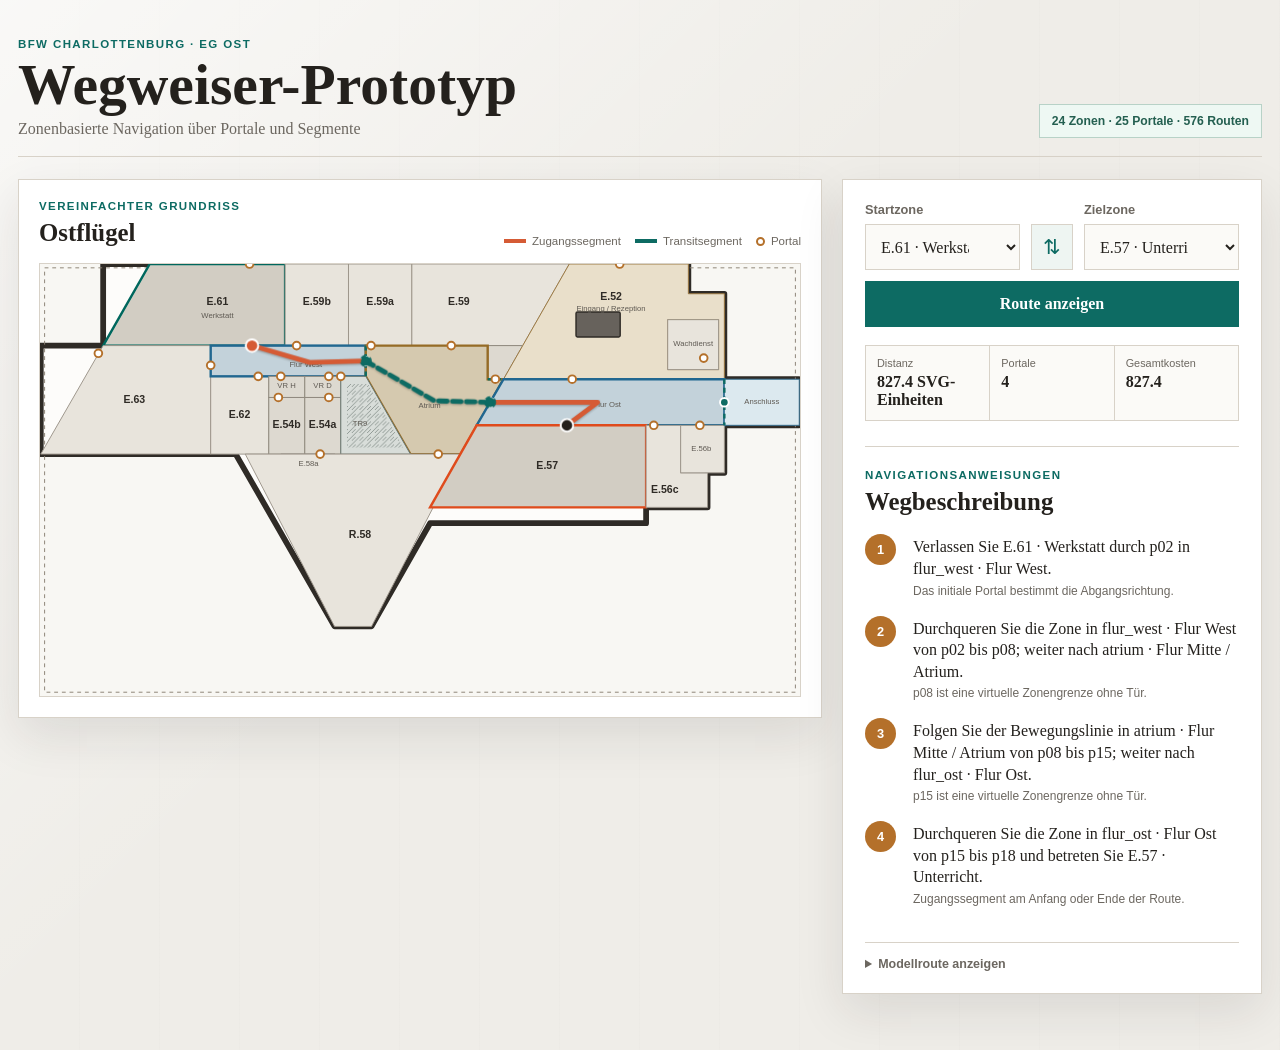
<file: web/east_wing.html>
<!DOCTYPE html>
<html lang="de">
<head>
    <meta charset="UTF-8">
    <meta name="viewport" content="width=device-width, initial-scale=1.0">
    <title>Wegweiser · Ostflügel-Prototyp</title>
    <link rel="stylesheet" href="east_wing.css">
</head>
<body>
    <main class="app-shell">
        <header class="page-header">
            <div>
                <p class="eyebrow">BFW CHARLOTTENBURG · EG OST</p>
                <h1>Wegweiser-Prototyp</h1>
                <p class="intro">Zonenbasierte Navigation über Portale und Segmente</p>
            </div>
            <div class="model-status" id="model-status" role="status">Daten werden geladen</div>
        </header>

        <section class="workspace" aria-label="Routenplanung">
            <div class="map-panel">
                <div class="map-heading">
                    <div>
                        <p class="section-kicker">VEREINFACHTER GRUNDRISS</p>
                        <h2>Ostflügel</h2>
                    </div>
                    <div class="legend" aria-label="Legende">
                        <span><i class="swatch swatch-access"></i>Zugangssegment</span>
                        <span><i class="swatch swatch-transit"></i>Transitsegment</span>
                        <span><i class="swatch swatch-portal"></i>Portal</span>
                    </div>
                </div>

                <div class="map-frame" id="map-frame">
                    <div id="floor-plan" aria-label="Semantischer Grundriss"></div>
                    <svg id="route-overlay" viewBox="0 0 1580 900" preserveAspectRatio="xMidYMid meet" aria-hidden="true">
                        <g id="route-segments"></g>
                        <g id="route-markers"></g>
                    </svg>
                </div>
            </div>

            <aside class="route-panel">
                <form id="route-form">
                    <div class="field-group">
                        <label for="start-zone">Startzone</label>
                        <select id="start-zone" name="start-zone"></select>
                    </div>
                    <button class="swap-button" id="swap-zones" type="button" aria-label="Start und Ziel tauschen" title="Start und Ziel tauschen">⇅</button>
                    <div class="field-group">
                        <label for="target-zone">Zielzone</label>
                        <select id="target-zone" name="target-zone"></select>
                    </div>
                    <button class="route-button" type="submit">Route anzeigen</button>
                </form>

                <div class="route-summary" id="route-summary" hidden>
                    <div class="summary-row">
                        <span>Distanz</span>
                        <strong id="route-distance">–</strong>
                    </div>
                    <div class="summary-row">
                        <span>Portale</span>
                        <strong id="route-portal-count">–</strong>
                    </div>
                    <div class="summary-row">
                        <span>Gesamtkosten</span>
                        <strong id="route-cost">–</strong>
                    </div>
                </div>

                <section class="instructions" aria-labelledby="instructions-title">
                    <p class="section-kicker">NAVIGATIONSANWEISUNGEN</p>
                    <h2 id="instructions-title">Wegbeschreibung</h2>
                    <ol id="instruction-list"></ol>
                    <p class="empty-state" id="empty-state">Start und Ziel wählen, um eine Route anzuzeigen.</p>
                </section>

                <details class="route-data">
                    <summary>Modellroute anzeigen</summary>
                    <code id="canonical-route"></code>
                    <div id="state-chain" class="state-chain"></div>
                </details>
            </aside>
        </section>
    </main>
    <script src="east_wing.js"></script>
</body>
</html>
</file>
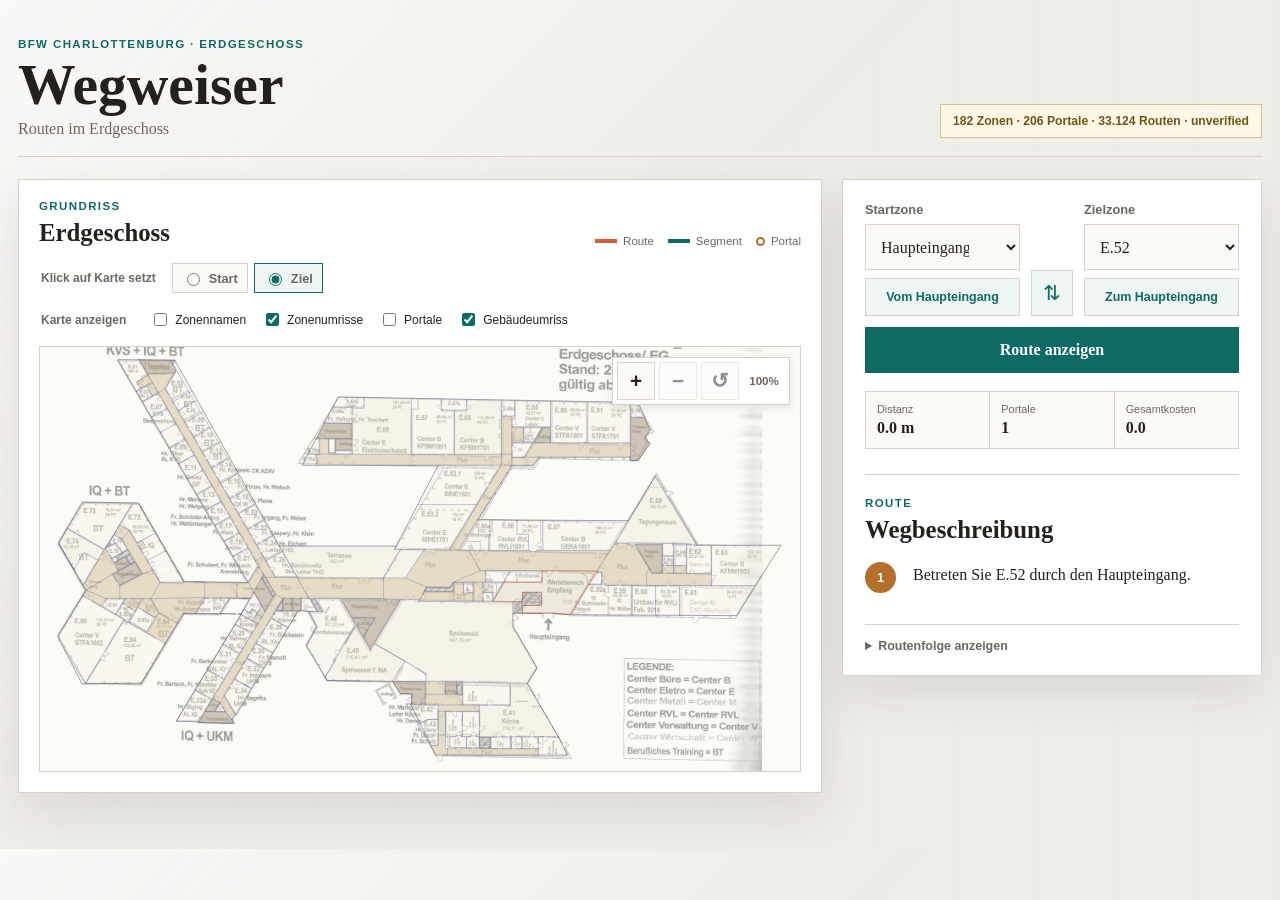
<file: web/eg.html>
<!DOCTYPE html>
<html lang="de">
<head>
    <meta charset="UTF-8">
    <meta name="viewport" content="width=device-width, initial-scale=1.0">
    <meta name="theme-color" content="#efede8">
    <title>Wegweiser · EG-Prototyp</title>
    <link rel="stylesheet" href="eg.css?v=3">
</head>
<body>
    <main class="app-shell">
        <header class="page-header">
            <div>
                <p class="eyebrow">BFW CHARLOTTENBURG · ERDGESCHOSS</p>
                <h1>Wegweiser</h1>
                <p class="intro">Routen im Erdgeschoss</p>
            </div>
            <div class="model-status" id="model-status" role="status">Routendaten werden geladen</div>
        </header>

        <section class="workspace" aria-label="Routenplanung">
            <section class="map-panel" aria-labelledby="map-title">
                <div class="map-heading">
                    <div>
                        <p class="section-kicker">GRUNDRISS</p>
                        <h2 id="map-title">Erdgeschoss</h2>
                    </div>
                    <div class="legend" aria-label="Legende">
                        <span><i class="swatch"></i>Route</span>
                        <span><i class="swatch swatch-transit"></i>Segment</span>
                        <span><i class="swatch swatch-portal"></i>Portal</span>
                    </div>
                </div>
                <fieldset class="map-pick-mode" aria-label="Auf Karte auswählen als">
                    <legend>Klick auf Karte setzt</legend>
                    <label><input type="radio" name="map-pick-endpoint" value="start"><span>Start</span></label>
                    <label class="is-selected"><input type="radio" name="map-pick-endpoint" value="target" checked><span>Ziel</span></label>
                </fieldset>
                <fieldset class="map-display-options">
                    <legend>Karte anzeigen</legend>
                    <label><input id="toggle-zone-names" type="checkbox"> Zonennamen</label>
                    <label><input id="toggle-zone-outlines" type="checkbox" checked> Zonenumrisse</label>
                    <label><input id="toggle-portals" type="checkbox"> Portale</label>
                    <label><input id="toggle-building-outline" type="checkbox" checked> Gebäudeumriss</label>
                </fieldset>
                <div class="map-frame" id="map-frame" data-show-portals="false">
                    <div class="map-viewport" id="map-viewport">
                        <div id="floor-plan" data-show-zone-names="false" data-show-zone-outlines="true" data-show-portals="false" data-show-building-outline="true" aria-label="Grundriss"></div>
                        <svg id="route-overlay" viewBox="0 0 1790 1000" preserveAspectRatio="xMidYMid meet" aria-hidden="true">
                            <g id="route-segments"></g>
                            <g id="route-markers"></g>
                        </svg>
                    </div>
                    <div class="map-zoom-controls" role="group" aria-label="Kartenausschnitt">
                        <button id="zoom-in" type="button" aria-label="Karte vergrößern" title="Karte vergrößern">+</button>
                        <button id="zoom-out" type="button" aria-label="Karte verkleinern" title="Karte verkleinern">−</button>
                        <button id="zoom-reset" type="button" aria-label="Kartenansicht zurücksetzen" title="Kartenansicht zurücksetzen">↺</button>
                        <output id="zoom-level" aria-live="polite">100%</output>
                    </div>
                    <p class="map-unavailable" id="map-unavailable">Der Grundriss wird ergänzt.</p>
                </div>
            </section>

            <aside class="route-panel">
                <form id="route-form">
                    <div class="field-group">
                        <label for="start-zone">Startzone</label>
                        <select id="start-zone" name="start-zone" required></select>
                        <button class="entrance-button" id="start-entrance" type="button" disabled>Vom Haupteingang</button>
                    </div>
                    <button class="swap-button" id="swap-zones" type="button" aria-label="Start und Ziel tauschen" title="Start und Ziel tauschen">⇅</button>
                    <div class="field-group">
                        <label for="target-zone">Zielzone</label>
                        <select id="target-zone" name="target-zone" required></select>
                        <button class="entrance-button" id="target-entrance" type="button" disabled>Zum Haupteingang</button>
                    </div>
                    <button class="route-button" type="submit">Route anzeigen</button>
                </form>

                <div class="route-summary" id="route-summary" hidden>
                    <div class="summary-row"><span>Distanz</span><strong id="route-distance">–</strong></div>
                    <div class="summary-row"><span>Portale</span><strong id="route-portal-count">–</strong></div>
                    <div class="summary-row"><span>Gesamtkosten</span><strong id="route-cost">–</strong></div>
                </div>

                <section class="instructions" aria-labelledby="instructions-title">
                    <p class="section-kicker">ROUTE</p>
                    <h2 id="instructions-title">Wegbeschreibung</h2>
                    <ol id="instruction-list"></ol>
                    <p class="empty-state" id="empty-state">Start und Ziel wählen, um eine Route anzuzeigen.</p>
                </section>

                <details class="route-data">
                    <summary>Routenfolge anzeigen</summary>
                    <code id="canonical-route"></code>
                    <div id="state-chain" class="state-chain"></div>
                </details>
            </aside>
        </section>
    </main>
    <script src="eg.js"></script>
</body>
</html>
</file>
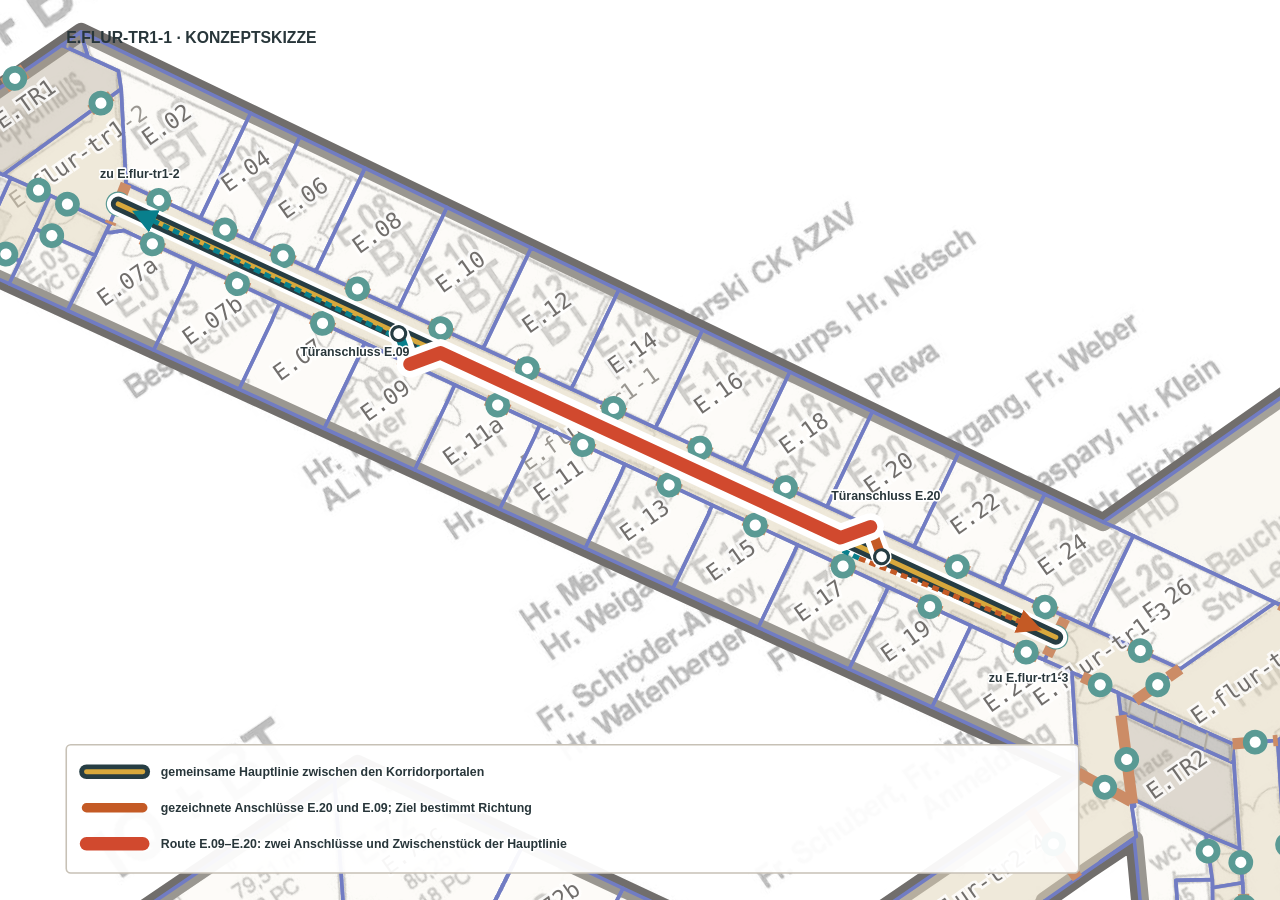
<file: web/movement-lines-tr1-1-preview.html>
<!DOCTYPE html>
<html lang="de">
<head>
    <meta charset="utf-8">
    <meta name="viewport" content="width=device-width, initial-scale=1">
    <title>E.flur-tr1-1 · Bewegungslinien</title>
    <style>
        html,
        body {
            width: 100%;
            height: 100%;
            margin: 0;
            background: #fff;
        }

        object {
            display: block;
            width: 100%;
            height: 100%;
        }
    </style>
</head>
<body>
    <object data="movement-lines-tr1-1.svg" type="image/svg+xml" aria-label="Bewegungslinien in E.flur-tr1-1"></object>
</body>
</html>
</file>
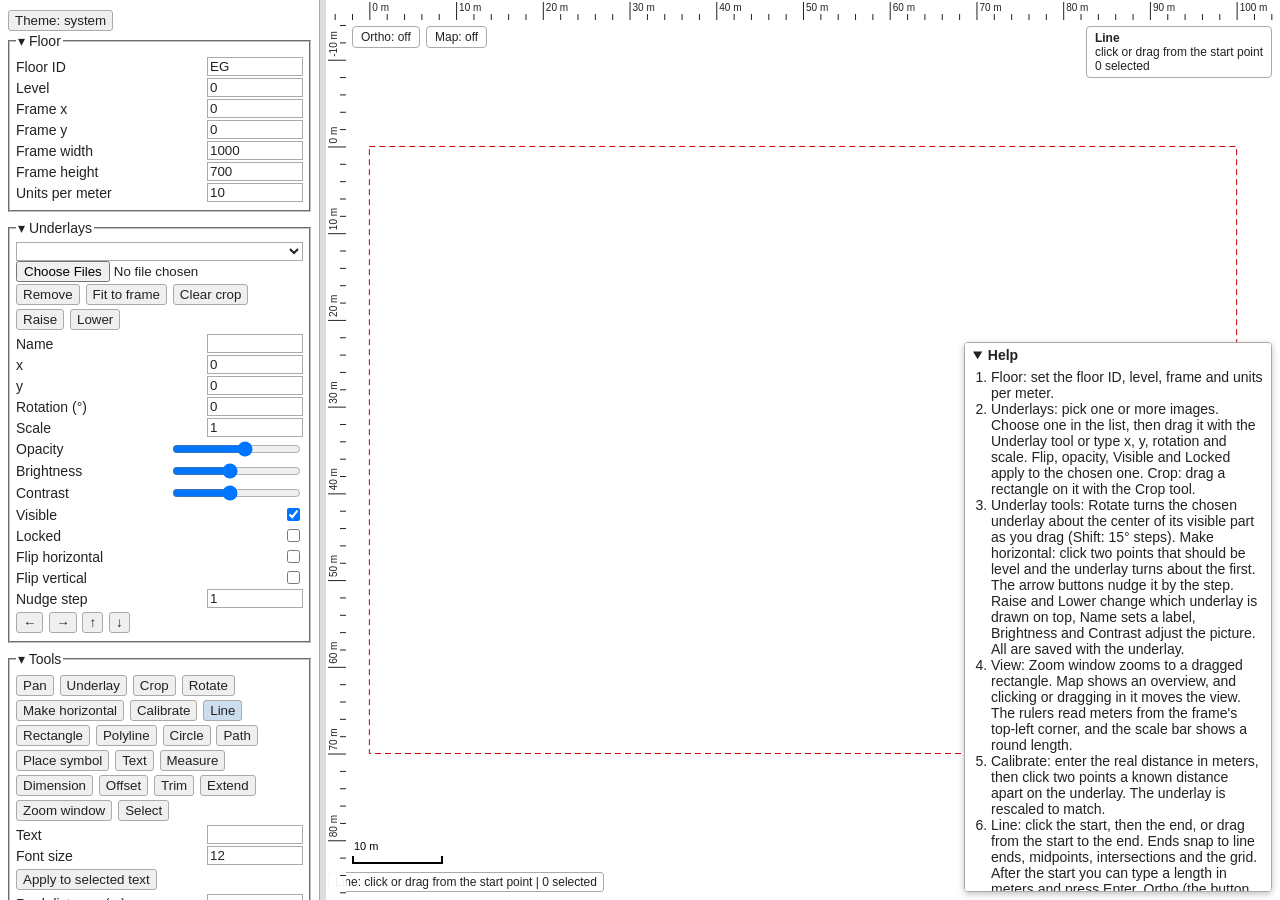
<file: cad/plan tracer/plan-tracer.html>
<!doctype html>
<html lang="en">
<head>
<meta charset="utf-8">
<meta name="viewport" content="width=device-width,initial-scale=1">
<title>Plan Tracer</title>
<style>
  html, body { height: 100%; }
  :root { --bg: #fff; --fg: #222; --border: #aaa; --btn: #efefef; --btn-active: #cde; --input: #fff; --bar: #ddd; --bar-hover: #bbb; --box: rgba(255,255,255,.92); color-scheme: light; }
  @media (prefers-color-scheme: dark) {
    :root:not([data-theme="light"]) { --bg: #23262b; --fg: #e4e6ea; --border: #555; --btn: #363a41; --btn-active: #47608a; --input: #2d3036; --bar: #3a3d44; --bar-hover: #555a63; --box: rgba(35,38,43,.92); color-scheme: dark; }
  }
  :root[data-theme="dark"] { --bg: #23262b; --fg: #e4e6ea; --border: #555; --btn: #363a41; --btn-active: #47608a; --input: #2d3036; --bar: #3a3d44; --bar-hover: #555a63; --box: rgba(35,38,43,.92); color-scheme: dark; }
  body { margin: 0; font: 14px sans-serif; display: flex; background: var(--bg); color: var(--fg); }
  #panel { width: 320px; padding: 8px; overflow-y: auto; border-right: 1px solid var(--border); box-sizing: border-box; }
  @media (max-width: 700px) {
    body { flex-direction: column; }
    #panel { width: 100%; max-height: 40%; border-right: 0; border-bottom: 1px solid #aaa; }
  }
  #resizer { flex: 0 0 6px; background: var(--bar); cursor: col-resize; touch-action: none; }
  #resizer:hover { background: var(--bar-hover); }
  @media (max-width: 700px) { #resizer { cursor: row-resize; } }
  #panel fieldset { margin: 0 0 8px; padding: 6px; }
  #panel label { display: flex; justify-content: space-between; align-items: center; margin: 2px 0; }
  #panel input[type=number], #panel input[type=text] { width: 90px; }
  #panel input[type=number], #panel input[type=text], #panel select { background: var(--input); color: var(--fg); border: 1px solid var(--border); }
  #panel select { width: 100%; }
  #panel button { margin: 2px 2px 2px 0; background: var(--btn); color: var(--fg); border: 1px solid var(--border); border-radius: 3px; padding: 2px 6px; }
  #panel button.active { background: var(--btn-active); }
  #panel legend { cursor: pointer; user-select: none; }
  #panel legend::before { content: '\25BE  '; }
  #panel fieldset.collapsed legend::before { content: '\25B8  '; }
  #panel fieldset.collapsed > :not(legend) { display: none; }
  #view { flex: 1; background: #fff; touch-action: none; }
  #status { position: fixed; left: 328px; bottom: 8px; max-width: calc(100vw - 680px); white-space: nowrap; overflow: hidden; text-overflow: ellipsis; background: var(--box); color: var(--fg); padding: 2px 6px; border: 1px solid var(--border); border-radius: 3px; font-size: 12px; pointer-events: none; }
  @media (max-width: 700px) { #status { left: 8px; } }
  #info { position: fixed; top: 8px; right: 8px; min-width: 150px; background: var(--box); color: var(--fg); padding: 4px 8px; border: 1px solid var(--border); border-radius: 4px; font-size: 12px; pointer-events: none; }
  #info div:first-child { font-weight: bold; }
  #toast { position: fixed; bottom: 44px; transform: translateX(-50%); max-width: 60%; background: rgba(30,30,30,.92); color: #fff; padding: 6px 12px; border-radius: 4px; opacity: 0; transition: opacity .3s; pointer-events: none; }
  #toast.show { opacity: 1; }
  #help { position: fixed; right: 8px; bottom: 8px; max-width: 290px; max-height: 60%; overflow-y: auto; background: var(--bg); color: var(--fg); border: 1px solid var(--border); border-radius: 4px; padding: 4px 8px; box-shadow: 0 2px 6px rgba(0,0,0,.25); }
  #help summary { cursor: pointer; font-weight: bold; }
  #help ol { margin: 6px 0 2px; padding-left: 18px; }
  #panel input[type=color] { width: 50px; padding: 0; }
  #orthoBtn, #mapBtn { position: fixed; top: 8px; left: 334px; background: var(--box); color: var(--fg); border: 1px solid var(--border); border-radius: 4px; padding: 3px 8px; font-size: 12px; cursor: pointer; }
  #orthoBtn.on, #mapBtn.on { background: var(--btn-active); }
  #rulerH, #rulerV { position: fixed; pointer-events: none; }
  #minimap { position: fixed; display: none; width: 180px; height: 130px; background: var(--box); border: 1px solid var(--border); touch-action: none; cursor: pointer; }
  #scaleBar { position: fixed; display: none; height: 6px; border: 2px solid #000; border-top: none; pointer-events: none; }
  #scaleBar span { position: absolute; top: -16px; left: 0; font-size: 11px; color: #000; white-space: nowrap; }
</style>
</head>
<body>
<div id="panel">
  <button id="themeBtn">Theme: system</button>
  <fieldset>
    <legend>Floor</legend>
    <label>Floor ID <input type="text" id="floorId" value="EG"></label>
    <label>Level <input type="number" id="level" value="0" step="1"></label>
    <label>Frame x <input type="number" id="fx" value="0"></label>
    <label>Frame y <input type="number" id="fy" value="0"></label>
    <label>Frame width <input type="number" id="fw" value="1000"></label>
    <label>Frame height <input type="number" id="fh" value="700"></label>
    <label>Units per meter <input type="number" id="upm" value="10" step="any"></label>
  </fieldset>
  <fieldset>
    <legend>Underlays</legend>
    <select id="underSel"></select>
    <input type="file" id="imgFile" accept="image/*" multiple>
    <button id="underRemove">Remove</button>
    <button id="underFit">Fit to frame</button>
    <button id="cropClear">Clear crop</button>
    <button id="underUp" title="Draw this underlay above the next one">Raise</button>
    <button id="underDown" title="Draw this underlay below the previous one">Lower</button>
    <label>Name <input type="text" id="ulabel"></label>
    <label>x <input type="number" id="ux" value="0" step="any"></label>
    <label>y <input type="number" id="uy" value="0" step="any"></label>
    <label>Rotation (°) <input type="number" id="urot" value="0" step="any"></label>
    <label>Scale <input type="number" id="uscale" value="1" step="any"></label>
    <label>Opacity <input type="range" id="uopacity" min="0.05" max="1" step="0.05" value="0.6"></label>
    <label>Brightness <input type="range" id="ubright" min="0.2" max="2" step="0.05" value="1"></label>
    <label>Contrast <input type="range" id="ucontrast" min="0.2" max="2" step="0.05" value="1"></label>
    <label>Visible <input type="checkbox" id="uvis" checked></label>
    <label>Locked <input type="checkbox" id="ulock"></label>
    <label>Flip horizontal <input type="checkbox" id="uflipx"></label>
    <label>Flip vertical <input type="checkbox" id="uflipy"></label>
    <label>Nudge step <input type="number" id="nudgeStep" value="1" step="any"></label>
    <button id="nudgeL" title="Move the underlay left">&larr;</button>
    <button id="nudgeR" title="Move the underlay right">&rarr;</button>
    <button id="nudgeU" title="Move the underlay up">&uarr;</button>
    <button id="nudgeD" title="Move the underlay down">&darr;</button>
  </fieldset>
  <fieldset>
    <legend>Tools</legend>
    <button data-tool="pan">Pan</button>
    <button data-tool="underlay">Underlay</button>
    <button data-tool="crop">Crop</button>
    <button data-tool="rotate">Rotate</button>
    <button data-tool="horizontal">Make horizontal</button>
    <button data-tool="calibrate">Calibrate</button>
    <button data-tool="line">Line</button>
    <button data-tool="rect">Rectangle</button>
    <button data-tool="polyline">Polyline</button>
    <button data-tool="circle">Circle</button>
    <button data-tool="path">Path</button>
    <button data-tool="symbol">Place symbol</button>
    <button data-tool="text">Text</button>
    <button data-tool="measure">Measure</button>
    <button data-tool="dimension">Dimension</button>
    <button data-tool="offset">Offset</button>
    <button data-tool="trim">Trim</button>
    <button data-tool="extend">Extend</button>
    <button data-tool="zoomwin">Zoom window</button>
    <button data-tool="select">Select</button>
    <label>Text <input type="text" id="textValue"></label>
    <label>Font size <input type="number" id="fontSize" value="12" step="any"></label>
    <button id="applyText">Apply to selected text</button>
    <label>Real distance (m) <input type="number" id="calDist" value="" step="any"></label>
    <label>Line thickness <input type="number" id="lineW" value="1.5" min="0.5" step="0.5"></label>
    <label>Line color <input type="color" id="lineC" value="#000000"></label>
    <button id="applyLine">Apply to selected lines</button>
    <label>Offset distance (m) <input type="number" id="offDist" value="1" step="any"></label>
    <label>Path: smooth curve <input type="checkbox" id="pathSmooth"></label>
    <label>Path: closed <input type="checkbox" id="pathClosed"></label>
    <label>Attach new text to the element under the click <input type="checkbox" id="attachNew" checked></label>
  </fieldset>
  <fieldset>
    <legend>Symbols</legend>
    <select id="symType"></select>
    <label>Width (m) <input type="number" id="symW" value="1" step="any"></label>
    <label>Depth (m) <input type="number" id="symD" value="1" step="any"></label>
    <label>Rotation <select id="symRot"><option value="0">0°</option><option value="90">90°</option><option value="180">180°</option><option value="270">270°</option></select></label>
    <button id="symApply" title="Apply type, size and rotation to the selected symbol">Apply to selected symbol</button>
    <button id="symRotate" title="Turn the selected symbols by 90 degrees">Rotate 90°</button>
  </fieldset>
  <fieldset>
    <legend>Layers</legend>
    <select id="layerSel"></select>
    <label>Name <input type="text" id="layerName"></label>
    <button id="layerAdd">Add</button>
    <button id="layerRename">Rename</button>
    <button id="layerDel" title="Delete the layer; its elements move to the first remaining layer">Delete</button>
    <label>Visible <input type="checkbox" id="layerVis" checked></label>
    <label>Locked <input type="checkbox" id="layerLock"></label>
    <button id="toLayer" title="Move the selected elements to the chosen layer">Move selected here</button>
  </fieldset>
  <fieldset>
    <legend>Edit</legend>
    <button id="undo">Undo</button>
    <button id="redo">Redo</button>
    <button id="del">Delete</button>
    <button id="dup">Duplicate</button>
    <button id="selAll">Select all</button>
    <button id="attachText" title="Select one text and one element, then attach the text to the element">Attach text</button>
    <button id="detachText" title="Make the selected texts free again">Detach text</button>
    <label>Element ID <input type="text" id="elId"></label>
    <button id="applyId">Rename ID</button>
    <button id="joinCol" title="Join touching or overlapping collinear lines of the same thickness and color">Join collinear</button>
  </fieldset>
  <fieldset>
    <legend>Arrange</legend>
    <button data-arrange="left">Align left</button>
    <button data-arrange="right">Align right</button>
    <button data-arrange="top">Align top</button>
    <button data-arrange="bottom">Align bottom</button>
    <button data-arrange="centerx">Center horizontally</button>
    <button data-arrange="centery">Center vertically</button>
    <button data-arrange="distx">Distribute horizontally</button>
    <button data-arrange="disty">Distribute vertically</button>
  </fieldset>
  <fieldset>
    <legend>View and aids</legend>
    <button id="zoomIn">Zoom in</button>
    <button id="zoomOut">Zoom out</button>
    <button id="zoomFrame">Zoom to frame</button>
    <button id="zoomDraw">Zoom to drawing</button>
    <label>Show grid <input type="checkbox" id="showGrid"></label>
    <label>Grid spacing <input type="number" id="gridSize" value="10" step="any"></label>
    <label>Snap to grid <input type="checkbox" id="snapGrid"></label>
    <label>Ortho (45°) <input type="checkbox" id="ortho"></label>
    <label>Tracking guides <input type="checkbox" id="tracking" checked></label>
    <label>Rulers and scale bar <input type="checkbox" id="rulers" checked></label>
    <label>Chain lines <input type="checkbox" id="chain"></label>
  </fieldset>
  <fieldset>
    <legend>File</legend>
    <label>Include underlay reference <input type="checkbox" id="includeUnder" checked></label>
    <button id="open">Open</button>
    <button id="save">Save</button>
    <button id="exportPng">Export PNG</button>
    <button id="newDoc">New</button>
    <input type="file" id="openFile" accept=".svg" hidden>
  </fieldset>
</div>
<div id="resizer" title="Drag to resize the panel"></div>
<svg id="view" xmlns="http://www.w3.org/2000/svg">
  <defs>
    <pattern id="gridPat" patternUnits="userSpaceOnUse" width="10" height="10"><path id="gridPath" d="M 10 0 L 0 0 L 0 10" fill="none" stroke="#999"/></pattern>
  </defs>
  <g id="underlays"></g>
  <g id="trace"></g>
  <g id="ui" pointer-events="none">
    <rect id="grid" fill="url(#gridPat)" visibility="hidden"/>
    <rect id="frame" fill="none" stroke="#c00" stroke-dasharray="6 4" vector-effect="non-scaling-stroke"/>
    <g id="guides"></g>
    <polyline id="polyPrev" fill="none" stroke="#0a0" stroke-width="1.5" vector-effect="non-scaling-stroke" visibility="hidden"/>
    <circle id="circlePrev" fill="none" stroke="#0a0" stroke-width="1.5" vector-effect="non-scaling-stroke" visibility="hidden"/>
    <line id="preview" stroke="#0a0" stroke-width="1.5" vector-effect="non-scaling-stroke" visibility="hidden"/>
    <rect id="rubber" fill="rgba(0,100,255,.1)" stroke="#06c" stroke-dasharray="4 3" vector-effect="non-scaling-stroke" visibility="hidden"/>
    <g id="handles"></g>
    <path id="snapMark" fill="none" stroke="#e0a000" stroke-width="2" vector-effect="non-scaling-stroke" visibility="hidden"/>
    <text id="textPreview" fill="#06c" opacity="0.6" visibility="hidden"></text>
  </g>
</svg>
<div id="status"></div>
<div id="info"></div>
<div id="toast"></div>
<canvas id="rulerH"></canvas>
<canvas id="rulerV"></canvas>
<button id="orthoBtn" title="Orthogonal drawing and moving (also while Shift is held)">Ortho: off</button>
<button id="mapBtn" title="Show or hide the overview map">Map: off</button>
<canvas id="minimap" width="180" height="130"></canvas>
<div id="scaleBar"><span id="scaleTxt"></span></div>
<details id="help" open>
  <summary>Help</summary>
  <ol>
    <li>Floor: set the floor ID, level, frame and units per meter.</li>
    <li>Underlays: pick one or more images. Choose one in the list, then drag it with the Underlay tool or type x, y, rotation and scale. Flip, opacity, Visible and Locked apply to the chosen one. Crop: drag a rectangle on it with the Crop tool.</li>
    <li>Underlay tools: Rotate turns the chosen underlay about the center of its visible part as you drag (Shift: 15° steps). Make horizontal: click two points that should be level and the underlay turns about the first. The arrow buttons nudge it by the step. Raise and Lower change which underlay is drawn on top, Name sets a label, Brightness and Contrast adjust the picture. All are saved with the underlay.</li>
    <li>View: Zoom window zooms to a dragged rectangle. Map shows an overview, and clicking or dragging in it moves the view. The rulers read meters from the frame's top-left corner, and the scale bar shows a round length.</li>
    <li>Calibrate: enter the real distance in meters, then click two points a known distance apart on the underlay. The underlay is rescaled to match.</li>
    <li>Line: click the start, then the end, or drag from the start to the end. Ends snap to line ends, midpoints, intersections and the grid. After the start you can type a length in meters and press Enter. Ortho (the button on the drawing, the checkbox, or Shift) locks 45° steps; it makes rectangles square and keeps moves and line-end drags on one axis. Chain lines continues from the last end. Esc cancels.</li>
    <li>Rectangle: click two opposite corners. Measure: click two points to read the distance. Dimension: click two points, then where the dimension line goes.</li>
    <li>Polyline and Path: click the points, then right-click, Enter or a second click on the last point to finish (Path can be a smooth curve, open or closed). Circle: click the center, then a point on the circle. Select a shape to drag its vertices or its radius. Every element has an ID, shown and renamable in Edit.</li>
    <li>Symbols: choose a type, set the width and depth in meters, then click with Place symbol; the symbol is centered on the click. Select one to change its size, type or rotation, or turn it by 90°.</li>
    <li>Text on an element: with the Text tool, a click on a line, polyline, path, circle or symbol attaches the text to it (the option can be switched off); it then follows the element, lies along lines and can be dragged to set its offset. Select one text and one element and use Attach text or Detach text to change it later. Deleting an element deletes its attached texts.</li>
    <li>Layers: add, rename and delete layers, hide or lock the chosen one, and move the selected elements to it. New elements go to the chosen layer. Hidden layers are not drawn, snapped to or exported; locked layers cannot be picked.</li>
    <li>Offset: select lines, set the distance in meters, choose Offset and click the side. Trim: click the part of a line to remove between its crossings. Extend: click a line near the end to lengthen it to the next line.</li>
    <li>Line thickness and color apply to new lines; use Apply to selected lines to change existing ones. Edit has Select all (Ctrl+A) and Join collinear; Arrange aligns and distributes the selection.</li>
    <li>Text: type it in the Text field, choose the Text tool, click where it goes.</li>
    <li>Select: click an element, Shift-click to add, drag on empty space to select a box, drag to move, drag a line end to reshape. Select one text to edit it and use Apply to selected text. Delete, Duplicate, Undo and Redo work on the selection.</li>
    <li>Pan: Pan tool, middle mouse button, or two fingers. Zoom: wheel, pinch or the Zoom buttons.</li>
    <li>Right-click ends a chain or cancels a pending point. The marker at the cursor shows the snap: square = end, triangle = midpoint, X = intersection, plus = grid, circle = aligned with another point, bar with ticks = extension of a line, right angle = perpendicular, two slashes = parallel, diamond = polar angle.</li>
    <li>Tracking guides (dashed green, switched by the checkbox): the cursor snaps level with the ends and midpoints of lines and with the start point, onto the extension of a line beyond its end, and where two guides cross. While drawing it also snaps to the perpendicular foot on a line, parallel to a line you hovered over, and to 0, 30, 45, 60, 90 degrees and so on around the start point. Ortho turns the tracking off while a line is being drawn.</li>
    <li>Export PNG saves the frame area as a picture. Theme cycles system, light and dark. Click a section title to collapse it.</li>
    <li>Work is autosaved in this browser. Save writes the plan SVG; untick "Include underlay reference" to leave the images out. Open reads a plan SVG; pick the underlay images again to see them.</li>
  </ol>
</details>
<script>
const NS = 'http://www.w3.org/2000/svg';
const $ = id => document.getElementById(id);
const view = $('view'), gUnder = $('underlays'), gTrace = $('trace');
const frameRect = $('frame'), preview = $('preview'), rubber = $('rubber'), gHandles = $('handles');
const gridRect = $('grid'), snapMark = $('snapMark'), textPrev = $('textPreview'), gGuides = $('guides'), polyPrev = $('polyPrev'), circlePrev = $('circlePrev');

// State
let unders = [], activeU = -1, uidCounter = 0;
let tool = 'line', startPt = null, calib = null, hover = null;
let sel = new Set(), undoS = [], redoS = [];
let drag = null, tap = null, gesture = null, shiftDown = false;
const ptrs = new Map();
let snapKind = null, lastP = null, dirty = false;
let dimB = null, typed = '';
let guides = [], trackSkip = null, parRef = null, prevTool = 'line', curClient = null, poly = [];

const num = id => parseFloat($(id).value) || 0;

// Toast: a short message at the bottom centre of the drawing
let toastTimer = null;
const msg = t => {
  const el = $('toast'), r = view.getBoundingClientRect();
  el.style.left = (r.left + r.width / 2) + 'px';
  el.textContent = t;
  el.classList.add('show');
  clearTimeout(toastTimer);
  toastTimer = setTimeout(() => el.classList.remove('show'), 3500);
};
const scale = () => view.getScreenCTM().a;

function frame() { return { x: num('fx'), y: num('fy'), w: num('fw'), h: num('fh') }; }
function curU() { return unders[activeU] || null; }

// Viewport
function setView(x, y, w, h) {
  view.setAttribute('viewBox', `${x} ${y} ${w} ${h}`);
  updateGrid(); drawHandles();
  ui.view = [x, y, w, h]; uiSaveSoon();
  drawRulers(); schedMap();
}
function vb() { return view.viewBox.baseVal; }
function fitBox(x, y, w, h) {
  const m = Math.max(w, h) * 0.05;
  setView(x - m, y - m, w + 2 * m, h + 2 * m);
}
function fitCamera() { const f = frame(); fitBox(f.x, f.y, f.w, f.h); }
function zoomAt(p, f) {
  const v = vb();
  setView(p.x - (p.x - v.x) * f, p.y - (p.y - v.y) * f, v.width * f, v.height * f);
}
function zoomCenter(f) { const v = vb(); zoomAt({ x: v.x + v.width / 2, y: v.y + v.height / 2 }, f); }
function zoomDrawing() {
  if (!gTrace.children.length) { fitCamera(); return; }
  const b = gTrace.getBBox();
  fitBox(b.x, b.y, Math.max(b.width, 1), Math.max(b.height, 1));
}

function applyFrame() {
  const f = frame();
  for (const [k, v] of [['x', f.x], ['y', f.y], ['width', f.w], ['height', f.h]]) {
    frameRect.setAttribute(k, v); gridRect.setAttribute(k, v);
  }
  updateGrid(); drawRulers(); schedMap();
  for (const e of gTrace.children) if (kindOf(e) === 'symbol') buildSymbol(e);   // symbols are sized in meters
}

function updateGrid() {
  const s = num('gridSize');
  const on = $('showGrid').checked && s > 0;
  gridRect.setAttribute('visibility', on ? 'visible' : 'hidden');
  if (!on) return;
  const f = frame();
  const pat = $('gridPat');
  pat.setAttribute('width', s); pat.setAttribute('height', s);
  pat.setAttribute('x', f.x); pat.setAttribute('y', f.y);
  $('gridPath').setAttribute('d', `M ${s} 0 L 0 0 L 0 ${s}`);
  $('gridPath').setAttribute('stroke-width', 1 / scale());
}

function toPt(cx, cy) {
  const p = view.createSVGPoint();
  p.x = cx; p.y = cy;
  return p.matrixTransform(view.getScreenCTM().inverse());
}
const toSvg = ev => toPt(ev.clientX, ev.clientY);

// Underlays
function uTransform(u) {
  const sx = (u.flipX ? -1 : 1) * u.scale, sy = (u.flipY ? -1 : 1) * u.scale;
  return `translate(${u.x} ${u.y}) rotate(${u.rot}) scale(${sx} ${sy}) translate(${u.flipX ? -u.w : 0} ${u.flipY ? -u.h : 0})`;
}

function renderU(u) {
  if (!u.el) return;
  u.el.setAttribute('transform', uTransform(u));
  u.el.setAttribute('opacity', u.opacity);
  u.el.setAttribute('display', u.vis ? 'inline' : 'none');
  u.el.style.filter = u.bright !== 1 || u.contrast !== 1 ? `brightness(${u.bright}) contrast(${u.contrast})` : '';
  schedMap();
  if (u.crop) {
    u.clipRect.setAttribute('x', u.crop.x); u.clipRect.setAttribute('y', u.crop.y);
    u.clipRect.setAttribute('width', u.crop.w); u.clipRect.setAttribute('height', u.crop.h);
    u.el.setAttribute('clip-path', `url(#clip${u.id})`);
  } else u.el.removeAttribute('clip-path');
}

function rebuildUnderDom() {
  gUnder.textContent = '';
  const defs = document.createElementNS(NS, 'defs');
  gUnder.appendChild(defs);
  for (const u of unders) {
    u.el = null; u.clipRect = null;
    if (!u.url) continue;
    const cp = document.createElementNS(NS, 'clipPath');
    cp.setAttribute('id', 'clip' + u.id);
    u.clipRect = document.createElementNS(NS, 'rect');
    cp.appendChild(u.clipRect); defs.appendChild(cp);
    u.el = document.createElementNS(NS, 'image');
    u.el.setAttribute('href', u.url);
    u.el.setAttribute('width', u.w); u.el.setAttribute('height', u.h);
    gUnder.appendChild(u.el);
    renderU(u);
  }
}

const underName = u => (u.label || u.name) + (u.url ? '' : ' (image missing)');

function syncControls() {
  const s = $('underSel');
  s.textContent = '';
  unders.forEach((u, i) => {
    const o = document.createElement('option');
    o.value = i; o.textContent = underName(u);
    s.appendChild(o);
  });
  const u = curU();
  if (!u) return;
  s.value = activeU;
  $('ulabel').value = u.label; $('ubright').value = u.bright; $('ucontrast').value = u.contrast;
  $('ux').value = u.x; $('uy').value = u.y; $('urot').value = u.rot; $('uscale').value = u.scale;
  $('uopacity').value = u.opacity; $('uvis').checked = u.vis; $('ulock').checked = u.locked;
  $('uflipx').checked = u.flipX; $('uflipy').checked = u.flipY;
}

function readControls() {
  const u = curU();
  if (!u) return;
  u.x = num('ux'); u.y = num('uy'); u.rot = num('urot');
  u.scale = num('uscale') || 1; u.opacity = num('uopacity') || 0.6;
  u.bright = num('ubright') || 1; u.contrast = num('ucontrast') || 1;
  u.vis = $('uvis').checked; u.locked = $('ulock').checked;
  u.flipX = $('uflipx').checked; u.flipY = $('uflipy').checked;
  renderU(u); changed();
}

function newUnder(name, url, w, h) {
  return { id: ++uidCounter, name, url, w, h, x: 0, y: 0, rot: 0, scale: w ? frame().w / w : 1,
    vis: true, opacity: 0.6, flipX: false, flipY: false, locked: false, crop: null, el: null, clipRect: null,
    label: '', bright: 1, contrast: 1 };
}

// Underlay geometry: a point of the image in the drawing, the center of its visible part, angles
function uWorld(u, lx, ly) {
  const sx = (u.flipX ? -1 : 1) * u.scale, sy = (u.flipY ? -1 : 1) * u.scale;
  const px = (lx + (u.flipX ? -u.w : 0)) * sx, py = (ly + (u.flipY ? -u.h : 0)) * sy;
  const r = u.rot * Math.PI / 180, c = Math.cos(r), s = Math.sin(r);
  return { x: u.x + px * c - py * s, y: u.y + px * s + py * c };
}
const localCenter = u => u.crop ? { x: u.crop.x + u.crop.w / 2, y: u.crop.y + u.crop.h / 2 } : { x: u.w / 2, y: u.h / 2 };
const normDeg = d => ((d + 180) % 360 + 360) % 360 - 180;
const r3 = v => +v.toFixed(3);

// Turn the underlay about the point a so that the line a-b becomes horizontal (the smaller turn)
function makeHorizontal(u, a, b) {
  if (Math.hypot(b.x - a.x, b.y - a.y) < 1e-9) return;
  const ang = Math.atan2(b.y - a.y, b.x - a.x) * 180 / Math.PI;
  const delta = ang > 90 ? 180 - ang : ang < -90 ? -180 - ang : -ang;
  const r = delta * Math.PI / 180, c = Math.cos(r), s = Math.sin(r), dx = u.x - a.x, dy = u.y - a.y;
  u.x = r3(a.x + dx * c - dy * s); u.y = r3(a.y + dx * s + dy * c);
  u.rot = r3(normDeg(u.rot + delta));
  renderU(u); syncControls(); changed();
  msg('Underlay turned by ' + delta.toFixed(2) + '°.');
}

function addUnderlayFile(file) {
  const url = URL.createObjectURL(file);
  const probe = new Image();
  probe.onload = () => {
    let u = unders.find(q => q.name === file.name && !q.url);
    if (u) u.url = url;
    else { u = newUnder(file.name, url, probe.naturalWidth, probe.naturalHeight); unders.push(u); }
    u.w = probe.naturalWidth; u.h = probe.naturalHeight; u.bitmap = probe;
    activeU = unders.indexOf(u);
    rebuildUnderDom(); syncControls(); changed();
    msg('Underlay loaded: ' + u.name);
  };
  probe.onerror = () => msg('Could not load image: ' + file.name);
  probe.src = url;
}

// Geometry helpers
const segOf = l => ({ x1: +l.getAttribute('x1'), y1: +l.getAttribute('y1'), x2: +l.getAttribute('x2'), y2: +l.getAttribute('y2') });
function distSeg(p, s) {
  const dx = s.x2 - s.x1, dy = s.y2 - s.y1, L = dx * dx + dy * dy;
  let t = L ? ((p.x - s.x1) * dx + (p.y - s.y1) * dy) / L : 0;
  t = Math.max(0, Math.min(1, t));
  return Math.hypot(p.x - (s.x1 + t * dx), p.y - (s.y1 + t * dy));
}
function intersect(a, b) {
  const d = (a.x2 - a.x1) * (b.y2 - b.y1) - (a.y2 - a.y1) * (b.x2 - b.x1);
  if (Math.abs(d) < 1e-9) return null;
  const t = ((b.x1 - a.x1) * (b.y2 - b.y1) - (b.y1 - a.y1) * (b.x2 - b.x1)) / d;
  const u = ((b.x1 - a.x1) * (a.y2 - a.y1) - (b.y1 - a.y1) * (a.x2 - a.x1)) / d;
  if (t < 0 || t > 1 || u < 0 || u > 1) return null;
  return { x: a.x1 + t * (a.x2 - a.x1), y: a.y1 + t * (a.y2 - a.y1) };
}

// Tracking: dashed guides that the cursor snaps to (alignment, extension, parallel, polar) and the perpendicular foot
const TRACK_ANGLES = [0, 30, 45, 60, 90, 120, 135, 150, 180, 210, 225, 240, 270, 300, 315, 330];
const isDrawing = () => !!startPt && (LINE_TOOLS.includes(tool) || (tool === 'dimension' && !dimB));
const orthoLock = () => !!startPt && LINE_TOOLS.includes(tool) && orthoOn();
const TRACK_RANK = { par: 0, polar: 1, ext: 2, align: 3 };

function trackLines(p, tol) {
  const T = [], refs = [];
  for (const l of traceLines()) {
    if (l === trackSkip) continue;
    const s = segOf(l), L = Math.hypot(s.x2 - s.x1, s.y2 - s.y1);
    refs.push({ x: s.x1, y: s.y1 }, { x: s.x2, y: s.y2 }, { x: (s.x1 + s.x2) / 2, y: (s.y1 + s.y2) / 2 });
    if (!L) continue;
    const ux = (s.x2 - s.x1) / L, uy = (s.y2 - s.y1) / L;
    T.push({ ox: s.x2, oy: s.y2, dx: ux, dy: uy, kind: 'ext', ray: true }, { ox: s.x1, oy: s.y1, dx: -ux, dy: -uy, kind: 'ext', ray: true });
  }
  if (startPt) refs.push(startPt);
  if (dimB) refs.push(dimB);
  for (const r of refs) T.push({ ox: r.x, oy: r.y, dx: 1, dy: 0, kind: 'align' }, { ox: r.x, oy: r.y, dx: 0, dy: 1, kind: 'align' });
  if (isDrawing() && Math.hypot(p.x - startPt.x, p.y - startPt.y) > 2 * tol) {
    for (const a of TRACK_ANGLES) {
      const r = a * Math.PI / 180;
      T.push({ ox: startPt.x, oy: startPt.y, dx: Math.cos(r), dy: -Math.sin(r), kind: 'polar', ray: true });
    }
    if (parRef && parRef.isConnected) {
      const s = segOf(parRef), L = Math.hypot(s.x2 - s.x1, s.y2 - s.y1);
      if (L) {
        const ux = (s.x2 - s.x1) / L, uy = (s.y2 - s.y1) / L;
        T.push({ ox: startPt.x, oy: startPt.y, dx: ux, dy: uy, kind: 'par', ray: true }, { ox: startPt.x, oy: startPt.y, dx: -ux, dy: -uy, kind: 'par', ray: true });
      }
    }
  }
  return T;
}

// The tracking line or crossing of two tracking lines nearest the cursor, within the tolerance; null when none
function trackSnap(p, tol) {
  const hits = [];
  for (const L of trackLines(p, tol)) {
    const vx = p.x - L.ox, vy = p.y - L.oy, t = vx * L.dx + vy * L.dy;
    if (L.ray && t < 0) continue;
    const d = Math.abs(vx * L.dy - vy * L.dx);
    if (d < tol) hits.push({ L, d, pt: { x: L.kind === 'align' && L.dx === 0 ? L.ox : L.ox + L.dx * t, y: L.kind === 'align' && L.dy === 0 ? L.oy : L.oy + L.dy * t } });
  }
  if (!hits.length) return null;
  const rank = h => TRACK_RANK[h.L.kind];
  let cross = null;
  for (let i = 0; i < hits.length; i++) for (let j = i + 1; j < hits.length; j++) {
    const A = hits[i].L, B = hits[j].L, den = A.dx * B.dy - A.dy * B.dx;
    if (Math.abs(den) < 1e-6) continue;
    const tA = ((B.ox - A.ox) * B.dy - (B.oy - A.oy) * B.dx) / den;
    const tB = ((B.ox - A.ox) * A.dy - (B.oy - A.oy) * A.dx) / den;
    if ((A.ray && tA < -1e-9) || (B.ray && tB < -1e-9)) continue;
    const I = { x: A.ox + A.dx * tA, y: A.oy + A.dy * tA };
    for (const Q of [A, B]) { if (Q.kind === 'align' && Q.dx === 0) I.x = Q.ox; if (Q.kind === 'align' && Q.dy === 0) I.y = Q.oy; }
    const dd = Math.hypot(I.x - p.x, I.y - p.y);
    if (dd < 2 * tol && (!cross || dd < cross.dd)) cross = { I, dd, hi: hits[i], hj: hits[j] };
  }
  const pick = (pt, hs) => {
    const best = hs.slice().sort((a, b) => rank(a) - rank(b))[0];
    return { p: { x: r6(pt.x), y: r6(pt.y) }, kind: best.L.kind, guides: hs.map(h => ({ a: { x: h.L.ox, y: h.L.oy }, b: { x: r6(pt.x), y: r6(pt.y) } })) };
  };
  if (cross) return pick(cross.I, [cross.hi, cross.hj]);
  const best = hits.slice().sort((a, b) => rank(a) - rank(b) || a.d - b.d)[0];
  return pick(best.pt, [best]);
}

// Perpendicular foot of the start point on the nearest line, when the cursor is near it
function perpSnap(p, tol) {
  let best = null, bd = tol;
  for (const l of traceLines()) {
    const s = segOf(l), dx = s.x2 - s.x1, dy = s.y2 - s.y1, L2 = dx * dx + dy * dy;
    if (!L2) continue;
    const t = ((startPt.x - s.x1) * dx + (startPt.y - s.y1) * dy) / L2;
    if (t < 0 || t > 1) continue;
    const f = { x: r6(s.x1 + t * dx), y: r6(s.y1 + t * dy) }, d = Math.hypot(f.x - p.x, f.y - p.y);
    if (d < bd) { bd = d; best = f; }
  }
  return best;
}

// Snap to line ends, midpoints, intersections, then tracking, then the grid
function snapPoint(p) {
  guides = [];
  const tol = 8 / scale();
  const segs = traceLines().map(segOf);
  let best = null, bd = tol;
  const cand = (x, y, kind) => { const d = Math.hypot(x - p.x, y - p.y); if (d < bd) { bd = d; best = { x, y, kind }; } };
  for (const s of segs) { cand(s.x1, s.y1, 'end'); cand(s.x2, s.y2, 'end'); cand((s.x1 + s.x2) / 2, (s.y1 + s.y2) / 2, 'mid'); }
  const near = segs.filter(s => distSeg(p, s) < tol);
  for (let i = 0; i < near.length; i++) for (let j = i + 1; j < near.length; j++) {
    const ip = intersect(near[i], near[j]);
    if (ip) cand(ip.x, ip.y, 'int');
  }
  if (best) { snapKind = best.kind; return best; }
  if ($('tracking').checked && !orthoLock()) {
    const f = isDrawing() ? perpSnap(p, tol) : null;
    if (f) { snapKind = 'perp'; guides = [{ a: { x: startPt.x, y: startPt.y }, b: f }]; return f; }
    const r = trackSnap(p, tol);
    if (r) { snapKind = r.kind; guides = r.guides; return r.p; }
  }
  const g = num('gridSize');
  if ($('snapGrid').checked && g > 0) {
    const f = frame();
    snapKind = 'grid';
    return { x: f.x + Math.round((p.x - f.x) / g) * g, y: f.y + Math.round((p.y - f.y) / g) * g };
  }
  snapKind = null;
  return { x: r3(p.x), y: r3(p.y) };   // a free point is kept to a thousandth of a unit
}

function orthoPoint(a, p) {
  const ang = Math.round(Math.atan2(p.y - a.y, p.x - a.x) / (Math.PI / 4)) * (Math.PI / 4);
  const dx = Math.cos(ang), dy = Math.sin(ang);
  const d = (p.x - a.x) * dx + (p.y - a.y) * dy;
  return { x: a.x + dx * d, y: a.y + dy * d };
}

const orthoOn = () => $('ortho').checked || shiftDown;
const LINE_TOOLS = ['line', 'measure', 'calibrate', 'polyline', 'path'];
const r6 = v => +v.toFixed(6);

function drawPoint(raw) {
  let p = snapPoint(raw);
  if (startPt && LINE_TOOLS.includes(tool) && orthoOn()) { p = orthoPoint(startPt, p); snapKind = null; }
  return p;
}

// Second corner of a rectangle; with ortho on the rectangle is a square
function rectPoint(raw) {
  let q = snapPoint(raw);
  if (startPt && orthoOn()) {
    const dx = q.x - startPt.x, dy = q.y - startPt.y, s = Math.max(Math.abs(dx), Math.abs(dy));
    q = { x: startPt.x + (dx < 0 ? -s : s), y: startPt.y + (dy < 0 ? -s : s) };
    snapKind = null;
  }
  return q;
}

// End of a line whose length was typed (meters), in the direction of the cursor point q
function typedEnd(q) {
  const len = parseFloat(typed) * num('upm'), d = Math.hypot(q.x - startPt.x, q.y - startPt.y);
  if (!(len > 0) || !d) return q;
  return { x: r6(startPt.x + (q.x - startPt.x) * len / d), y: r6(startPt.y + (q.y - startPt.y) * len / d) };
}

// Dimension line through p, parallel to a-b; null when p lies on the measured line
function dimGeom(a, b, p) {
  const L = Math.hypot(b.x - a.x, b.y - a.y);
  if (!L) return null;
  const nx = -(b.y - a.y) / L, ny = (b.x - a.x) / L;
  const o = (p.x - a.x) * nx + (p.y - a.y) * ny;
  if (Math.abs(o) < 1e-9) return null;
  const sg = Math.sign(o);
  return { a2: { x: r6(a.x + nx * o), y: r6(a.y + ny * o) }, b2: { x: r6(b.x + nx * o), y: r6(b.y + ny * o) }, nx: sg * nx, ny: sg * ny, len: L };
}

// Trace elements, selection and history
const curStyle = () => ({ w: num('lineW') > 0 ? num('lineW') : 1.5, c: $('lineC').value || '#000000' });
const lineColor = e => e.getAttribute('data-color') || '#000';
const hex6 = c => /^#[0-9a-f]{6}$/i.test(c) ? c : /^#[0-9a-f]{3}$/i.test(c) ? '#' + [...c.slice(1)].map(h => h + h).join('') : '#000000';

// Layers, ids and element kinds. Traced elements are kept flat in #trace; each has an id and a data-layer.
let layers = [{ name: 'Default', visible: true, locked: false }], activeLayer = 'Default', idN = 0;
const layerByName = n => layers.find(l => l.name === n);
const layerOf = e => layerByName(e.getAttribute('data-layer') || '') || layers[0];
const visibleEl = e => layerOf(e).visible;
const editableEl = e => { const l = layerOf(e); return l.visible && !l.locked; };
const traceEls = () => [...gTrace.children];
const traceLines = () => traceEls().filter(e => e.tagName === 'line' && visibleEl(e));
const kindOf = e => e.hasAttribute('data-symbol') ? 'symbol' : e.tagName;
const isShape = e => kindOf(e) !== 'text';
const byId = id => traceEls().find(e => e.id === id) || null;
const ID_PREFIX = { line: 'line', polyline: 'poly', circle: 'circle', path: 'path', text: 'text', symbol: 'sym' };
function newId(kind) {
  let id;
  do { id = ID_PREFIX[kind] + (++idN); } while (byId(id));
  return id;
}
function stamp(e, kind) { e.setAttribute('id', newId(kind)); e.setAttribute('data-layer', activeLayer); return e; }
function parsePts(s) { return (s || '').trim().split(/\s+/).filter(Boolean).map(t => { const [x, y] = t.split(',').map(Number); return { x, y }; }); }
const ptsStr = pts => pts.map(p => r6(p.x) + ',' + r6(p.y)).join(' ');

// The real color is kept in data-color; stroke is overwritten while a shape is selected or hovered
function styleShape(e, st) {
  e.setAttribute('stroke', st.c); e.setAttribute('data-color', st.c); e.setAttribute('stroke-width', st.w);
  e.setAttribute('vector-effect', 'non-scaling-stroke');
  return e;
}
const svgEl = n => document.createElementNS(NS, n);
function mkLine(x1, y1, x2, y2, st = curStyle()) {
  const l = svgEl('line');
  l.setAttribute('x1', x1); l.setAttribute('y1', y1); l.setAttribute('x2', x2); l.setAttribute('y2', y2);
  return stamp(styleShape(l, st), 'line');
}
function mkPoly(pts, st = curStyle()) {
  const e = svgEl('polyline');
  e.setAttribute('points', ptsStr(pts)); e.setAttribute('fill', 'none');
  return stamp(styleShape(e, st), 'polyline');
}
function mkCircle(cx, cy, r, st = curStyle()) {
  const e = svgEl('circle');
  e.setAttribute('cx', r6(cx)); e.setAttribute('cy', r6(cy)); e.setAttribute('r', r6(r)); e.setAttribute('fill', 'none');
  return stamp(styleShape(e, st), 'circle');
}

// A path through the points: straight segments, or a smooth curve (Catmull-Rom as cubic Beziers), open or closed
function pathD(pts, smooth, closed) {
  if (pts.length < 2) return '';
  const f = v => r6(v);
  if (!smooth || pts.length < 3) return 'M ' + pts.map(p => f(p.x) + ' ' + f(p.y)).join(' L ') + (closed ? ' Z' : '');
  const n = pts.length, P = i => closed ? pts[(i + n) % n] : pts[Math.max(0, Math.min(n - 1, i))];
  let d = 'M ' + f(pts[0].x) + ' ' + f(pts[0].y);
  for (let i = 0; i < (closed ? n : n - 1); i++) {
    const p0 = P(i - 1), p1 = P(i), p2 = P(i + 1), p3 = P(i + 2);
    d += ` C ${f(p1.x + (p2.x - p0.x) / 6)} ${f(p1.y + (p2.y - p0.y) / 6)} ${f(p2.x - (p3.x - p1.x) / 6)} ${f(p2.y - (p3.y - p1.y) / 6)} ${f(p2.x)} ${f(p2.y)}`;
  }
  return d + (closed ? ' Z' : '');
}
function setPts(e, pts) {
  if (e.tagName === 'polyline') e.setAttribute('points', ptsStr(pts));
  else { e.setAttribute('data-points', ptsStr(pts)); e.setAttribute('d', pathD(pts, e.getAttribute('data-smooth') === 'true', e.getAttribute('data-closed') === 'true')); }
}
function mkPath(pts, smooth, closed, st = curStyle()) {
  const e = svgEl('path');
  e.setAttribute('data-smooth', smooth); e.setAttribute('data-closed', closed); e.setAttribute('fill', 'none');
  setPts(e, pts);
  return stamp(styleShape(e, st), 'path');
}
function mkText(x, y, s, size) {
  const t = svgEl('text');
  t.setAttribute('x', x); t.setAttribute('y', y);
  t.setAttribute('font-size', size); t.setAttribute('fill', '#000');
  t.textContent = s;
  return stamp(t, 'text');
}

// Warehouse symbols: drawn in meters (scaled by units per meter), rotated in 90 degree steps, kept as a named group
const SYMBOLS = {
  stairs: { name: 'Stairs', w: 1.2, d: 3, shapes: (w, d) => {
    const s = [{ d: `M0 0H${w}V${d}H0Z` }];
    for (let y = 0.3; y < d - 0.05; y += 0.3) s.push({ d: `M0 ${r6(y)}H${w}` });
    s.push({ d: `M${w / 2} ${d * 0.9}V${d * 0.1}M${w / 2 - 0.12} ${d * 0.1 + 0.25}L${w / 2} ${d * 0.1}L${w / 2 + 0.12} ${d * 0.1 + 0.25}` });
    return s; } },
  rack: { name: 'Shelf or rack', w: 2.7, d: 1.1, shapes: (w, d) => {
    const s = [{ d: `M0 0H${w}V${d}H0Z` }];
    for (let x = 1.35; x < w - 0.05; x += 1.35) s.push({ d: `M${r6(x)} 0V${d}` });
    return s; } },
  door: { name: 'Door with swing', w: 0.9, d: 0.9, square: true, shapes: w => [
    { d: `M0 ${w}H${w}` }, { d: `M0 ${w}V0` }, { d: `M0 0A${w} ${w} 0 0 1 ${w} ${w}` }] },
  gate: { name: 'Gate or roller door', w: 3, d: 0.2, shapes: (w, d) => [
    { d: `M0 0H${w}V${d}H0Z` }, { d: `M0 ${d / 2}H${w}`, dash: true }] },
  dock: { name: 'Loading dock door', w: 3, d: 0.5, shapes: (w, d) => [
    { d: `M0 0H${w}V${d}H0Z` }, { d: `M-0.25 ${d}h0.25v0.3h-0.25ZM${w} ${d}h0.25v0.3h-0.25Z` },
    { d: `M${w / 2} ${d + 0.9}V${d + 0.1}M${w / 2 - 0.15} ${d + 0.3}L${w / 2} ${d + 0.1}L${w / 2 + 0.15} ${d + 0.3}` }] },
  column: { name: 'Column', w: 0.4, d: 0.4, square: true, shapes: w => [{ d: `M0 0H${w}V${w}H0Z`, fill: true }] },
  pallet: { name: 'Pallet', w: 1.2, d: 0.8, shapes: (w, d) => [
    { d: `M0 0H${w}V${d}H0Z` }, { d: `M${w / 3} 0V${d}M${2 * w / 3} 0V${d}` }] },
  ramp: { name: 'Ramp', w: 4, d: 1.5, shapes: (w, d) => {
    const s = [{ d: `M0 0H${w}V${d}H0Z` }];
    for (let i = 1; i < 5; i++) s.push({ d: `M${r6(w * i / 5)} ${d}V${r6(d - d * i / 5)}` });
    return s; } },
  elevator: { name: 'Elevator', w: 2, d: 2, shapes: (w, d) => [
    { d: `M0 0H${w}V${d}H0Z` }, { d: `M0 0L${w} ${d}M${w} 0L0 ${d}` }] }
};
const unitsPerM = () => num('upm') > 0 ? num('upm') : 1;
function symDims(g) {
  const def = SYMBOLS[g.getAttribute('data-symbol')], w = +g.getAttribute('data-width') || def.w;
  return { w, d: def.square ? w : (+g.getAttribute('data-depth') || def.d) };
}
function symTransform(g) {
  const u = unitsPerM(), { w, d } = symDims(g);
  return `translate(${g.getAttribute('data-cx')} ${g.getAttribute('data-cy')}) rotate(${g.getAttribute('data-rot') || 0}) translate(${r6(-w * u / 2)} ${r6(-d * u / 2)}) scale(${u})`;
}
function buildSymbol(g) {
  const def = SYMBOLS[g.getAttribute('data-symbol')];
  if (!def) return;
  const { w, d } = symDims(g);
  g.setAttribute('transform', symTransform(g));
  g.textContent = '';
  for (const s of def.shapes(w, d)) {
    const p = svgEl('path');
    p.setAttribute('d', s.d); p.setAttribute('vector-effect', 'non-scaling-stroke'); p.setAttribute('fill', s.fill ? 'currentColor' : 'none');
    if (s.dash) p.setAttribute('stroke-dasharray', '6 4');
    g.appendChild(p);
  }
}
function mkSymbol(type, cx, cy, wm, dm, rot, st = curStyle()) {
  const g = svgEl('g');
  g.setAttribute('data-symbol', type); g.setAttribute('data-cx', r6(cx)); g.setAttribute('data-cy', r6(cy));
  g.setAttribute('data-rot', rot); g.setAttribute('data-width', wm); g.setAttribute('data-depth', dm);
  g.setAttribute('fill', 'none'); g.setAttribute('stroke', st.c); g.setAttribute('data-color', st.c); g.setAttribute('color', st.c);
  g.setAttribute('stroke-width', st.w);
  buildSymbol(g);
  return stamp(g, 'symbol');
}
// Position of a point in the symbol's own frame (centered, in drawing units): inside test and distance
function symLocal(g, p) {
  const c = { x: +g.getAttribute('data-cx'), y: +g.getAttribute('data-cy') }, r = -(+g.getAttribute('data-rot') || 0) * Math.PI / 180;
  const dx = p.x - c.x, dy = p.y - c.y;
  return { x: dx * Math.cos(r) - dy * Math.sin(r), y: dx * Math.sin(r) + dy * Math.cos(r) };
}
function symDist(g, p) {
  const u = unitsPerM(), { w, d } = symDims(g), q = symLocal(g, p);
  return Math.hypot(Math.max(Math.abs(q.x) - w * u / 2, 0), Math.max(Math.abs(q.y) - d * u / 2, 0));
}
function symBox(g) {
  const u = unitsPerM(), { w, d } = symDims(g), c = { x: +g.getAttribute('data-cx'), y: +g.getAttribute('data-cy') };
  const r = (+g.getAttribute('data-rot') || 0) * Math.PI / 180, ex = Math.abs(w * u / 2 * Math.cos(r)) + Math.abs(d * u / 2 * Math.sin(r));
  const ey = Math.abs(w * u / 2 * Math.sin(r)) + Math.abs(d * u / 2 * Math.cos(r));
  return { x: c.x - ex, y: c.y - ey, w: 2 * ex, h: 2 * ey };
}

// Text attached to an element by id: placed at the element's anchor plus its own offset, aligned along lines
function anchorOf(t) {
  const e = byId(t.getAttribute('data-for'));
  if (!e || e.tagName === 'text') return null;
  const k = kindOf(e), norm = a => a > 90 ? a - 180 : a <= -90 ? a + 180 : a;
  if (k === 'line') {
    const s = segOf(e);
    return { x: (s.x1 + s.x2) / 2, y: (s.y1 + s.y2) / 2, ang: norm(Math.atan2(s.y2 - s.y1, s.x2 - s.x1) * 180 / Math.PI) };
  }
  if (k === 'polyline') {
    const q = parsePts(e.getAttribute('points'));
    let total = 0;
    for (let i = 1; i < q.length; i++) total += Math.hypot(q[i].x - q[i - 1].x, q[i].y - q[i - 1].y);
    let run = 0;
    for (let i = 1; i < q.length; i++) {
      const L = Math.hypot(q[i].x - q[i - 1].x, q[i].y - q[i - 1].y);
      if (L > 0 && run + L >= total / 2) {
        const f = (total / 2 - run) / L;
        return { x: q[i - 1].x + (q[i].x - q[i - 1].x) * f, y: q[i - 1].y + (q[i].y - q[i - 1].y) * f, ang: norm(Math.atan2(q[i].y - q[i - 1].y, q[i].x - q[i - 1].x) * 180 / Math.PI) };
      }
      run += L;
    }
    return q.length ? { x: q[0].x, y: q[0].y, ang: 0 } : null;
  }
  if (k === 'path') {
    const L = e.getTotalLength(), a = e.getPointAtLength(L / 2), b = e.getPointAtLength(Math.min(L, L / 2 + L * 0.01 + 0.001));
    return { x: a.x, y: a.y, ang: norm(Math.atan2(b.y - a.y, b.x - a.x) * 180 / Math.PI) };
  }
  if (k === 'circle') return { x: +e.getAttribute('cx'), y: +e.getAttribute('cy'), ang: 0 };
  return { x: +e.getAttribute('data-cx'), y: +e.getAttribute('data-cy'), ang: 0 };
}
function relayoutTexts() {
  for (const t of gTrace.querySelectorAll('text[data-for]')) {
    const a = anchorOf(t);
    if (!a) { for (const k of ['data-for', 'data-dx', 'data-dy']) t.removeAttribute(k); continue; }
    const x = r6(a.x + (+t.getAttribute('data-dx') || 0)), y = r6(a.y + (+t.getAttribute('data-dy') || 0));
    t.setAttribute('x', x); t.setAttribute('y', y); t.setAttribute('text-anchor', 'middle');
    if (a.ang) t.setAttribute('transform', `rotate(${r6(a.ang)} ${x} ${y})`); else t.removeAttribute('transform');
  }
}
// Default offset of a new attached text: just above a line, polyline or path, on the anchor otherwise
const textOffsetY = (target, size) => ['line', 'polyline', 'path'].includes(kindOf(target)) ? -r6(size * 0.5) : 0;
function attachTo(t, target) {
  t.setAttribute('data-for', target.id); t.setAttribute('data-dx', 0); t.setAttribute('data-dy', textOffsetY(target, +t.getAttribute('font-size') || 12));
}

function applyLayers() {
  for (const e of traceEls()) e.setAttribute('display', visibleEl(e) ? 'inline' : 'none');
  for (const e of [...sel]) if (!editableEl(e)) sel.delete(e);
}

function paint() {
  relayoutTexts();
  for (const e of gTrace.children) {
    const hl = sel.has(e) ? '#e60' : e === hover ? '#06c' : null;
    if (isShape(e)) { e.setAttribute('stroke', hl || lineColor(e)); if (kindOf(e) === 'symbol') e.setAttribute('color', hl || lineColor(e)); }
    else e.setAttribute('fill', hl || '#000');
  }
  drawHandles();
  updateStatus();
  schedMap();
}

// Handles: the end points of a line, the vertices of a polyline or path, the rim of a circle
function handlePts(e) {
  const k = kindOf(e);
  if (k === 'line') { const s = segOf(e); return [{ x: s.x1, y: s.y1 }, { x: s.x2, y: s.y2 }]; }
  if (k === 'polyline') return parsePts(e.getAttribute('points'));
  if (k === 'path') return parsePts(e.getAttribute('data-points'));
  if (k === 'circle') return [{ x: +e.getAttribute('cx') + +e.getAttribute('r'), y: +e.getAttribute('cy') }];
  return [];
}
function moveHandle(e, i, q) {
  const k = kindOf(e);
  if (k === 'line') setAttrs(e, { ['x' + (i + 1)]: q.x, ['y' + (i + 1)]: q.y });
  else if (k === 'polyline' || k === 'path') { const pts = handlePts(e); pts[i] = { x: q.x, y: q.y }; setPts(e, pts); }
  else if (k === 'circle') e.setAttribute('r', r6(Math.hypot(q.x - +e.getAttribute('cx'), q.y - +e.getAttribute('cy'))));
}
function drawHandles() {
  gHandles.textContent = '';
  const r = 5 / scale();
  for (const e of sel) {
    for (const { x, y } of handlePts(e)) {
      const c = svgEl('circle');
      c.setAttribute('cx', x); c.setAttribute('cy', y); c.setAttribute('r', r);
      c.setAttribute('fill', '#fff'); c.setAttribute('stroke', '#e60');
      gHandles.appendChild(c);
    }
  }
}

function selChanged() {
  if (sel.size === 1) {
    const e = [...sel][0], k = kindOf(e);
    $('elId').value = e.id;
    if (k === 'text') { $('textValue').value = e.textContent; $('fontSize').value = e.getAttribute('font-size'); }
    else {
      $('lineW').value = e.getAttribute('stroke-width'); $('lineC').value = hex6(lineColor(e));
      if (k === 'symbol') {
        const { w, d } = symDims(e);
        $('symType').value = e.getAttribute('data-symbol'); $('symW').value = w; $('symD').value = d; $('symRot').value = (+e.getAttribute('data-rot') || 0) % 360;
      }
    }
  }
  paint();
}

const SNAP_ATTRS = {
  line: ['x1', 'y1', 'x2', 'y2'], polyline: ['points'], circle: ['cx', 'cy', 'r'], path: ['d', 'data-points'],
  text: ['x', 'y', 'transform', 'text-anchor', 'data-dx', 'data-dy', 'data-for'],
  symbol: ['data-symbol', 'data-cx', 'data-cy', 'data-rot', 'data-width', 'data-depth', 'transform']
};
const snapshot = e => {
  const o = {};
  for (const k of SNAP_ATTRS[kindOf(e)].concat(['id', 'data-layer'])) o[k] = e.getAttribute(k);
  return o;
};

function setAttrs(e, a) { for (const k in a) { if (a[k] === null || a[k] === undefined) e.removeAttribute(k); else e.setAttribute(k, a[k]); } }

// An element moved by (dx, dy) from its snapshot o. Text attached to an element moves its offset instead.
function applyMove(e, o, dx, dy) {
  const k = kindOf(e);
  if (k === 'line') setAttrs(e, { x1: r6(+o.x1 + dx), x2: r6(+o.x2 + dx), y1: r6(+o.y1 + dy), y2: r6(+o.y2 + dy) });
  else if (k === 'polyline' || k === 'path') setPts(e, parsePts(k === 'path' ? o['data-points'] : o.points).map(p => ({ x: p.x + dx, y: p.y + dy })));
  else if (k === 'circle') setAttrs(e, { cx: r6(+o.cx + dx), cy: r6(+o.cy + dy) });
  else if (k === 'symbol') { setAttrs(e, { 'data-cx': r6(+o['data-cx'] + dx), 'data-cy': r6(+o['data-cy'] + dy) }); e.setAttribute('transform', symTransform(e)); }
  else if (e.hasAttribute('data-for')) setAttrs(e, { 'data-dx': r6(+o['data-dx'] + dx), 'data-dy': r6(+o['data-dy'] + dy) });
  else setAttrs(e, { x: r6(+o.x + dx), y: r6(+o.y + dy) });
}
// True when e is a text attached to an element that is in the set (it follows that element)
const followsSet = (e, set) => e.tagName === 'text' && e.hasAttribute('data-for') && [...set].some(o => o.id === e.getAttribute('data-for'));

function runOp(op, dir) {
  if (op.type === 'multi') {
    (dir === 'undo' ? [...op.ops].reverse() : op.ops).forEach(o => runOp(o, dir));
    return;
  }
  if (op.type === 'add') {
    if (dir === 'undo') op.els.forEach(e => { sel.delete(e); e.remove(); });
    else op.els.forEach(e => gTrace.appendChild(e));
  } else if (op.type === 'del') {
    if (dir === 'undo') op.items.forEach(it => gTrace.insertBefore(it.el, gTrace.children[it.idx] || null));
    else op.items.forEach(it => { sel.delete(it.el); it.el.remove(); });
  } else {
    for (const it of op.items) {
      setAttrs(it.el, dir === 'undo' ? it.before : it.after);
      if (kindOf(it.el) === 'symbol') buildSymbol(it.el);
      const t = dir === 'undo' ? it.beforeText : it.afterText;
      if (t !== undefined) it.el.textContent = t;
    }
  }
  applyLayers();
  paint();
}
function push(op) { undoS.push(op); redoS.length = 0; changed(); paint(); }
function undo() { const op = undoS.pop(); if (!op) return; runOp(op, 'undo'); redoS.push(op); changed(); }
function redo() { const op = redoS.pop(); if (!op) return; runOp(op, 'redo'); undoS.push(op); changed(); }

function addEls(els) {
  const L = layerByName(activeLayer);
  if (!L || !L.visible || L.locked) { msg('The active layer is hidden or locked.'); return; }
  els.forEach(e => gTrace.appendChild(e));
  push({ type: 'add', els });
}

function deleteSelected() {
  if (!sel.size) return;
  // Text attached to a deleted element goes with it
  const ids = new Set([...sel].map(e => e.id));
  for (const t of gTrace.querySelectorAll('text[data-for]')) if (ids.has(t.getAttribute('data-for'))) sel.add(t);
  const all = [...gTrace.children];
  const items = [...sel].map(el => ({ el, idx: all.indexOf(el) })).sort((a, b) => a.idx - b.idx);
  items.forEach(it => it.el.remove());
  sel.clear();
  push({ type: 'del', items });
}

function duplicateSelected() {
  if (!sel.size) return;
  const L = layerByName(activeLayer);
  const off = frame().w * 0.01, idMap = new Map();
  const clones = [...sel].map(e => {
    const c = e.cloneNode(true), id = newId(kindOf(e));
    idMap.set(e.id, id); c.setAttribute('id', id);
    return c;
  });
  clones.forEach(c => {
    if (c.tagName !== 'text' || !c.hasAttribute('data-for')) { applyMove(c, snapshot(c), off, off); return; }
    const t = idMap.get(c.getAttribute('data-for'));
    if (t) c.setAttribute('data-for', t);   // follows its copied element
    else { ['data-for', 'data-dx', 'data-dy'].forEach(k => c.removeAttribute(k)); applyMove(c, snapshot(c), off, off); }
  });
  clones.forEach(c => gTrace.appendChild(c));
  sel = new Set(clones);
  push({ type: 'add', els: clones });
  selChanged();
}

function applyToSelectedText() {
  const items = [];
  for (const e of sel) {
    if (e.tagName !== 'text') continue;
    const s = $('textValue').value || e.textContent;
    items.push({ el: e, before: { 'font-size': e.getAttribute('font-size') }, after: { 'font-size': num('fontSize') },
      beforeText: e.textContent, afterText: s });
  }
  if (!items.length) { msg('Select a text element first.'); return; }
  const op = { type: 'attrs', items };
  runOp(op, 'redo'); push(op);
}

function applyLineStyle() {
  const st = curStyle(), items = [];
  for (const e of sel) {
    if (!isShape(e)) continue;
    items.push({ el: e, before: { 'stroke-width': e.getAttribute('stroke-width'), 'data-color': lineColor(e) }, after: { 'stroke-width': st.w, 'data-color': st.c } });
  }
  if (!items.length) { msg('Select a line, shape or symbol first.'); return; }
  const op = { type: 'attrs', items };
  runOp(op, 'redo'); push(op);
}

function selectAll() { sel = new Set(traceEls().filter(editableEl)); selChanged(); }

// Align and distribute the selection by bounding boxes
function bboxOf(e) {
  if (e.tagName === 'line') {
    const s = segOf(e);
    return { x: Math.min(s.x1, s.x2), y: Math.min(s.y1, s.y2), w: Math.abs(s.x2 - s.x1), h: Math.abs(s.y2 - s.y1) };
  }
  if (kindOf(e) === 'symbol') return symBox(e);
  const b = e.getBBox();
  return { x: b.x, y: b.y, w: b.width, h: b.height };
}
function arrange(kind) {
  const els = [...sel], dist = kind.startsWith('dist');
  if (els.length < (dist ? 3 : 2)) { msg(dist ? 'Select at least three elements.' : 'Select at least two elements.'); return; }
  const bs = els.map(bboxOf), n = els.length;
  const minX = Math.min(...bs.map(b => b.x)), maxX = Math.max(...bs.map(b => b.x + b.w));
  const minY = Math.min(...bs.map(b => b.y)), maxY = Math.max(...bs.map(b => b.y + b.h));
  const mv = els.map(() => [0, 0]);
  bs.forEach((b, i) => {
    if (kind === 'left') mv[i][0] = minX - b.x;
    else if (kind === 'right') mv[i][0] = maxX - (b.x + b.w);
    else if (kind === 'top') mv[i][1] = minY - b.y;
    else if (kind === 'bottom') mv[i][1] = maxY - (b.y + b.h);
    else if (kind === 'centerx') mv[i][0] = (minX + maxX) / 2 - (b.x + b.w / 2);
    else if (kind === 'centery') mv[i][1] = (minY + maxY) / 2 - (b.y + b.h / 2);
  });
  if (dist) {
    const k = kind === 'distx' ? 0 : 1;
    const c = bs.map(b => k === 0 ? b.x + b.w / 2 : b.y + b.h / 2);
    const order = c.map((v, i) => i).sort((a, b) => c[a] - c[b]);
    const step = (c[order[n - 1]] - c[order[0]]) / (n - 1);
    order.forEach((i, j) => { mv[i][k] = c[order[0]] + j * step - c[i]; });
  }
  const items = els.map((e, i) => {
    const before = snapshot(e);
    if (!followsSet(e, sel)) applyMove(e, before, mv[i][0], mv[i][1]);
    return { el: e, before, after: snapshot(e) };
  }).filter(it => JSON.stringify(it.before) !== JSON.stringify(it.after));
  if (!items.length) { msg('Already arranged.'); return; }
  push({ type: 'attrs', items });
}

// Join touching or overlapping collinear lines of the same thickness and color (selected lines, or all when none is selected)
function joinCollinear() {
  let lines = [...sel].filter(e => e.tagName === 'line');
  if (!lines.length) lines = [...gTrace.children].filter(e => e.tagName === 'line' && editableEl(e));
  const tol = 0.01, all = [...gTrace.children];
  const orig = new Map(lines.map(l => [l, snapshot(l)]));
  const alive = new Set(lines), removed = [];
  const key = l => l.getAttribute('stroke-width') + '|' + lineColor(l) + '|' + l.getAttribute('data-layer');
  let merged = true;
  while (merged) {
    merged = false;
    const arr = [...alive];
    outer: for (let i = 0; i < arr.length; i++) for (let j = i + 1; j < arr.length; j++) {
      const a = arr[i], b = arr[j];
      if (key(a) !== key(b)) continue;
      const s = segOf(a), q = segOf(b), L = Math.hypot(s.x2 - s.x1, s.y2 - s.y1);
      if (!L) continue;
      const ux = (s.x2 - s.x1) / L, uy = (s.y2 - s.y1) / L;
      const off = pt => Math.abs((pt.x - s.x1) * uy - (pt.y - s.y1) * ux);
      const tt = pt => (pt.x - s.x1) * ux + (pt.y - s.y1) * uy;
      const b1 = { x: q.x1, y: q.y1 }, b2 = { x: q.x2, y: q.y2 };
      if (off(b1) > tol || off(b2) > tol) continue;
      const ends = [{ t: 0, p: { x: s.x1, y: s.y1 } }, { t: L, p: { x: s.x2, y: s.y2 } }, { t: tt(b1), p: b1 }, { t: tt(b2), p: b2 }];
      const bLo = Math.min(ends[2].t, ends[3].t), bHi = Math.max(ends[2].t, ends[3].t);
      if (Math.max(0, bLo) - Math.min(L, bHi) > tol) continue;
      ends.sort((u, v) => u.t - v.t);
      const lo = ends[0].p, hi = ends[3].p;
      setAttrs(a, { x1: lo.x, y1: lo.y, x2: hi.x, y2: hi.y });
      alive.delete(b); removed.push(b);
      merged = true;
      break outer;
    }
  }
  if (!removed.length) { msg('Nothing to join.'); return; }
  removed.forEach(r => setAttrs(r, orig.get(r)));
  const aItems = [...alive].map(el => ({ el, before: orig.get(el), after: snapshot(el) }))
    .filter(it => JSON.stringify(it.before) !== JSON.stringify(it.after));
  const dItems = removed.map(el => ({ el, idx: all.indexOf(el) })).sort((a, b) => a.idx - b.idx);
  const op = { type: 'multi', ops: [{ type: 'attrs', items: aItems }, { type: 'del', items: dItems }] };
  runOp(op, 'redo'); push(op);
  msg('Joined ' + lines.length + ' lines into ' + alive.size + '.');
}

// Offset: parallel copies of the selected lines at the typed distance, on the side of the click
function doOffset(p) {
  const d = num('offDist') * num('upm');
  if (!(d > 0)) { msg('Enter an offset distance above zero.'); return; }
  const lines = [...sel].filter(e => e.tagName === 'line');
  if (!lines.length) { msg('Select the lines first, then choose Offset and click the side.'); return; }
  const els = [];
  for (const l of lines) {
    const s = segOf(l), L = Math.hypot(s.x2 - s.x1, s.y2 - s.y1);
    if (!L) continue;
    let nx = -(s.y2 - s.y1) / L, ny = (s.x2 - s.x1) / L;
    if ((p.x - s.x1) * nx + (p.y - s.y1) * ny < 0) { nx = -nx; ny = -ny; }
    els.push(mkLine(r6(s.x1 + nx * d), r6(s.y1 + ny * d), r6(s.x2 + nx * d), r6(s.y2 + ny * d), { w: l.getAttribute('stroke-width'), c: lineColor(l) }));
  }
  if (els.length) addEls(els);
}

// Trim: remove the clicked part of a line between its nearest crossings with other lines
function doTrim(p) {
  const l = hitTest(p);
  if (!l || l.tagName !== 'line') { msg('Click a line.'); return; }
  const s = segOf(l), dx = s.x2 - s.x1, dy = s.y2 - s.y1, L2 = dx * dx + dy * dy;
  if (!L2) return;
  const tOf = q => ((q.x - s.x1) * dx + (q.y - s.y1) * dy) / L2;
  const t0 = tOf(p), ts = [];
  for (const o of traceLines()) {
    if (o === l) continue;
    const ip = intersect(s, segOf(o));
    if (ip) ts.push(tOf(ip));
  }
  const lows = ts.filter(t => t <= t0), highs = ts.filter(t => t > t0);
  const lo = lows.length ? Math.max(...lows) : null, hi = highs.length ? Math.min(...highs) : null;
  if (lo === null && hi === null) { msg('No crossing line to trim at.'); return; }
  const pieces = [];
  if (lo !== null && lo > 1e-6) pieces.push([0, lo]);
  if (hi !== null && hi < 1 - 1e-6) pieces.push([hi, 1]);
  const pt = t => t === 0 ? { x: s.x1, y: s.y1 } : t === 1 ? { x: s.x2, y: s.y2 } : { x: r6(s.x1 + t * dx), y: r6(s.y1 + t * dy) };
  const ops = [];
  if (!pieces.length) ops.push({ type: 'del', items: [{ el: l, idx: [...gTrace.children].indexOf(l) }] });
  else {
    const a = pt(pieces[0][0]), b = pt(pieces[0][1]);
    ops.push({ type: 'attrs', items: [{ el: l, before: snapshot(l), after: { x1: a.x, y1: a.y, x2: b.x, y2: b.y } }] });
    if (pieces[1]) {
      const c = pt(pieces[1][0]), e = pt(pieces[1][1]), n = l.cloneNode(true);
      setAttrs(n, { x1: c.x, y1: c.y, x2: e.x, y2: e.y, id: newId('line') });
      ops.push({ type: 'add', els: [n] });
    }
  }
  const op = { type: 'multi', ops };
  runOp(op, 'redo'); push(op);
}

// Extend: lengthen the end of the clicked line nearest the click to the first line it meets
function doExtend(p) {
  const l = hitTest(p);
  if (!l || l.tagName !== 'line') { msg('Click a line near the end to extend.'); return; }
  const s = segOf(l);
  const end = Math.hypot(p.x - s.x1, p.y - s.y1) <= Math.hypot(p.x - s.x2, p.y - s.y2) ? 1 : 2;
  const e = end === 1 ? { x: s.x1, y: s.y1 } : { x: s.x2, y: s.y2 };
  const o = end === 1 ? { x: s.x2, y: s.y2 } : { x: s.x1, y: s.y1 };
  const dx = e.x - o.x, dy = e.y - o.y;
  if (!dx && !dy) return;
  let best = null;
  for (const m of traceLines()) {
    if (m === l) continue;
    const b = segOf(m), bx = b.x2 - b.x1, by = b.y2 - b.y1, den = dx * by - dy * bx;
    if (Math.abs(den) < 1e-9) continue;
    const sT = ((b.x1 - e.x) * by - (b.y1 - e.y) * bx) / den;
    const uT = ((b.x1 - e.x) * dy - (b.y1 - e.y) * dx) / den;
    if (sT > 1e-9 && uT >= 0 && uT <= 1 && (!best || sT < best.s)) best = { s: sT, x: r6(e.x + sT * dx), y: r6(e.y + sT * dy) };
  }
  if (!best) { msg('No line to extend to.'); return; }
  const op = { type: 'attrs', items: [{ el: l, before: snapshot(l), after: { ['x' + end]: best.x, ['y' + end]: best.y } }] };
  runOp(op, 'redo'); push(op);
}

// Dimension: two extension lines, the dimension line and its length as text, as ordinary lines and a text
function dimensionEls(a, b, d) {
  const size = num('fontSize'), st = curStyle(), upm = num('upm');
  const s = upm > 0 ? (d.len / upm).toFixed(2) + ' m' : d.len.toFixed(1);
  const w = s.length * size * 0.55;
  const cx = (d.a2.x + d.b2.x) / 2 + d.nx * size * 0.9, cy = (d.a2.y + d.b2.y) / 2 + d.ny * size * 0.9;
  return [mkLine(a.x, a.y, d.a2.x, d.a2.y, st), mkLine(b.x, b.y, d.b2.x, d.b2.y, st), mkLine(d.a2.x, d.a2.y, d.b2.x, d.b2.y, st),
    mkText(r6(cx - w / 2), r6(cy + size * 0.35), s, size)];
}

// Distance from the point p to an element (0 inside a symbol or text box)
function distTo(e, p, tol) {
  const k = kindOf(e);
  if (k === 'line') return distSeg(p, segOf(e));
  if (k === 'polyline') {
    const q = parsePts(e.getAttribute('points'));
    let d = Infinity;
    for (let i = 1; i < q.length; i++) d = Math.min(d, distSeg(p, { x1: q[i - 1].x, y1: q[i - 1].y, x2: q[i].x, y2: q[i].y }));
    return d;
  }
  if (k === 'circle') return Math.abs(Math.hypot(p.x - +e.getAttribute('cx'), p.y - +e.getAttribute('cy')) - +e.getAttribute('r'));
  if (k === 'path') {
    const L = e.getTotalLength(), n = Math.max(20, Math.min(300, Math.ceil(L * scale() / 4)));
    let d = Infinity;
    for (let i = 0; i <= n; i++) { const q = e.getPointAtLength(L * i / n); d = Math.min(d, Math.hypot(p.x - q.x, p.y - q.y)); }
    return d;
  }
  if (k === 'symbol') return symDist(e, p);
  const b = e.getBBox();
  return (p.x >= b.x - tol && p.x <= b.x + b.width + tol && p.y >= b.y - tol && p.y <= b.y + b.height + tol) ? 0 : Infinity;
}

function hitTest(p) {
  const tol = 8 / scale();
  let best = null, bd = tol;
  for (const e of gTrace.children) {
    if (!editableEl(e)) continue;
    const d = distTo(e, p, tol);
    if (d <= bd) { bd = d; best = e; }
  }
  return best;
}

// Tools
function setTool(t) {
  if (t === 'zoomwin' && tool !== 'zoomwin') prevTool = tool;
  tool = t; startPt = null; calib = null; dimB = null; typed = ''; parRef = null; poly = [];
  preview.setAttribute('visibility', 'hidden'); rubber.setAttribute('visibility', 'hidden');
  polyPrev.setAttribute('visibility', 'hidden'); circlePrev.setAttribute('visibility', 'hidden');
  document.querySelectorAll('[data-tool]').forEach(b => b.classList.toggle('active', b.dataset.tool === t));
  view.style.cursor = { pan: 'grab', underlay: 'move', crop: 'crosshair', calibrate: 'crosshair', line: 'crosshair',
    rect: 'crosshair', text: 'text', measure: 'crosshair', dimension: 'crosshair', offset: 'crosshair', trim: 'crosshair',
    extend: 'crosshair', rotate: 'crosshair', horizontal: 'crosshair', zoomwin: 'crosshair', polyline: 'crosshair',
    circle: 'crosshair', path: 'crosshair', symbol: 'crosshair', select: 'default' }[t];
  hideAids(); updateStatus();
}

function setPreview(a, b) {
  preview.setAttribute('x1', a.x); preview.setAttribute('y1', a.y);
  preview.setAttribute('x2', b.x); preview.setAttribute('y2', b.y);
  preview.setAttribute('visibility', 'visible');
}
function setRubber(a, b) {
  rubber.setAttribute('x', Math.min(a.x, b.x)); rubber.setAttribute('y', Math.min(a.y, b.y));
  rubber.setAttribute('width', Math.abs(a.x - b.x)); rubber.setAttribute('height', Math.abs(a.y - b.y));
  rubber.setAttribute('visibility', 'visible');
}
function updatePolyPrev() {
  if (poly.length < 2) { polyPrev.setAttribute('visibility', 'hidden'); return; }
  polyPrev.setAttribute('points', ptsStr(poly)); polyPrev.setAttribute('visibility', 'visible');
}
function updatePreview(p) {
  if (!startPt) return;
  if (tool === 'rect') setRubber(startPt, rectPoint(p));
  else if (tool === 'horizontal') setPreview(startPt, p);
  else if (tool === 'circle') {
    const q = snapPoint(p);
    circlePrev.setAttribute('cx', startPt.x); circlePrev.setAttribute('cy', startPt.y);
    circlePrev.setAttribute('r', Math.hypot(q.x - startPt.x, q.y - startPt.y)); circlePrev.setAttribute('visibility', 'visible');
    setPreview(startPt, q);
  }
  else if (tool === 'dimension') {
    const q = snapPoint(p);
    if (!dimB) setPreview(startPt, q);
    else { const d = dimGeom(startPt, dimB, q); if (d) setPreview(d.a2, d.b2); }
  } else {
    let q = drawPoint(p);
    if (tool === 'line' && typed) q = typedEnd(q);
    setPreview(startPt, q);
  }
}
function endDraw() {
  startPt = null; dimB = null; typed = ''; parRef = null; poly = [];
  preview.setAttribute('visibility', 'hidden'); rubber.setAttribute('visibility', 'hidden');
  polyPrev.setAttribute('visibility', 'hidden'); circlePrev.setAttribute('visibility', 'hidden');
}

// A polyline or path ends with right-click, Enter or a second click on the last point
function finishShape() {
  const pts = poly.slice(), closed = tool === 'path' && $('pathClosed').checked, min = closed ? 3 : 2;
  const t = tool;
  endDraw();
  if (pts.length < min) { if (pts.length) msg('Click at least ' + min + ' points.'); return; }
  addEls([t === 'polyline' ? mkPoly(pts) : mkPath(pts, $('pathSmooth').checked, closed)]);
}

function fmtLen(d) {
  const upm = num('upm');
  return d.toFixed(1) + ' units' + (upm > 0 ? ' = ' + (d / upm).toFixed(2) + ' m' : '');
}
function lengthText(a, b) { return fmtLen(Math.hypot(b.x - a.x, b.y - a.y)); }

const TOOL_NAMES = { pan: 'Pan', underlay: 'Underlay', crop: 'Crop', calibrate: 'Calibrate', line: 'Line',
  rect: 'Rectangle', text: 'Text', measure: 'Measure', dimension: 'Dimension', offset: 'Offset', trim: 'Trim',
  extend: 'Extend', rotate: 'Rotate', horizontal: 'Make horizontal', zoomwin: 'Zoom window', polyline: 'Polyline',
  circle: 'Circle', path: 'Path', symbol: 'Place symbol', select: 'Select' };

function hint() {
  switch (tool) {
    case 'pan': return 'drag to pan';
    case 'underlay': return 'drag the chosen underlay';
    case 'crop': return 'drag a rectangle on the underlay';
    case 'calibrate': return startPt ? 'click the second point' : 'click the first point';
    case 'line': return startPt ? 'click the end point or type a length, right-click to finish' : 'click or drag from the start point';
    case 'dimension': return !startPt ? 'click the first point' : !dimB ? 'click the second point' : 'click where the dimension line goes';
    case 'rotate': return 'drag around the chosen underlay to turn it, Shift for 15° steps';
    case 'horizontal': return startPt ? 'click the second point' : 'click the first of two points that should be level';
    case 'zoomwin': return 'drag a rectangle to zoom to';
    case 'offset': return 'select lines, then click the side to offset them';
    case 'trim': return 'click the part of a line to remove';
    case 'extend': return 'click a line near the end to extend';
    case 'polyline': return poly.length ? 'click the next point, right-click or Enter to finish' : 'click the first point';
    case 'path': return poly.length ? 'click the next point, right-click or Enter to finish' : 'click the first point (Smooth curve and Closed are in Tools)';
    case 'circle': return startPt ? 'click a point on the circle' : 'click the center';
    case 'symbol': return 'click where the symbol goes (centered)';
    case 'rect': return startPt ? 'click the opposite corner' : 'click a corner';
    case 'text': return 'click where the text goes';
    case 'measure': return startPt ? 'click the second point' : 'click the first point';
    default: return 'click or drag to select';
  }
}

// Total length of the selected lines, or null when no line is selected
function selectionLength() {
  let n = 0, total = 0;
  for (const e of sel) {
    if (e.tagName !== 'line') continue;
    const s = segOf(e);
    total += Math.hypot(s.x2 - s.x1, s.y2 - s.y1); n++;
  }
  return n ? { n, total } : null;
}

function updateStatus(p) {
  if (p) lastP = p;
  const q = startPt && lastP && LINE_TOOLS.includes(tool) ? drawPoint(lastP) : null;
  const live = q ? lengthText(startPt, q) : null;
  const ang = q && (snapKind === 'polar' || snapKind === 'par' || snapKind === 'perp')
    ? ((Math.atan2(-(q.y - startPt.y), q.x - startPt.x) * 180 / Math.PI + 360) % 360).toFixed(1) + '°' : null;
  let t = TOOL_NAMES[tool] + ': ' + hint();
  if (lastP) t += `  |  ${lastP.x.toFixed(1)}, ${lastP.y.toFixed(1)}`;
  if (live) t += '  |  length ' + live + (ang ? ' at ' + ang : '');
  if (typed) t += '  |  typed length ' + typed + ' m, Enter to place';
  t += `  |  ${sel.size} selected`;
  $('status').textContent = t;

  const box = $('info'), rows = [TOOL_NAMES[tool], hint()];
  if (lastP) rows.push(`x ${lastP.x.toFixed(1)}, y ${lastP.y.toFixed(1)}`);
  rows.push(sel.size + ' selected');
  const L = selectionLength();
  if (L) rows.push((L.n > 1 ? 'total length ' : 'length ') + fmtLen(L.total));
  if (live) rows.push('drawing length ' + live);
  if (ang) rows.push('angle ' + ang);
  if (typed) rows.push('typed length ' + typed + ' m');
  box.textContent = '';
  rows.forEach(r => { const d = document.createElement('div'); d.textContent = r; box.appendChild(d); });
}

// Snap marker and text preview at the cursor
function hideAids() { snapMark.setAttribute('visibility', 'hidden'); textPrev.setAttribute('visibility', 'hidden'); gGuides.textContent = ''; }
function drawGuides() {
  gGuides.textContent = '';
  for (const g of guides) {
    const l = document.createElementNS(NS, 'line');
    l.setAttribute('x1', g.a.x); l.setAttribute('y1', g.a.y); l.setAttribute('x2', g.b.x); l.setAttribute('y2', g.b.y);
    l.setAttribute('stroke', '#2a9d4a'); l.setAttribute('stroke-width', 1); l.setAttribute('stroke-dasharray', '5 4');
    l.setAttribute('vector-effect', 'non-scaling-stroke');
    gGuides.appendChild(l);
  }
}
function showSnapMark(q, kind) {
  if (!kind) { snapMark.setAttribute('visibility', 'hidden'); return; }
  const r = 6 / scale(), x = q.x, y = q.y;
  const d = {
    end: `M ${x - r} ${y - r} h ${2 * r} v ${2 * r} h ${-2 * r} z`,
    mid: `M ${x} ${y - r} L ${x + r} ${y + r} L ${x - r} ${y + r} z`,
    int: `M ${x - r} ${y - r} L ${x + r} ${y + r} M ${x - r} ${y + r} L ${x + r} ${y - r}`,
    grid: `M ${x - r} ${y} L ${x + r} ${y} M ${x} ${y - r} L ${x} ${y + r}`,
    align: `M ${x - r} ${y} a ${r} ${r} 0 1 0 ${2 * r} 0 a ${r} ${r} 0 1 0 ${-2 * r} 0`,
    ext: `M ${x - r} ${y} h ${2 * r} M ${x - r} ${y - r / 2} v ${r} M ${x + r} ${y - r / 2} v ${r}`,
    perp: `M ${x - r} ${y - r} v ${2 * r} h ${2 * r} M ${x - r} ${y} h ${r} v ${r}`,
    par: `M ${x - r} ${y + r} L ${x} ${y - r} M ${x} ${y + r} L ${x + r} ${y - r}`,
    polar: `M ${x} ${y - r} L ${x + r} ${y} L ${x} ${y + r} L ${x - r} ${y} z`
  }[kind];
  snapMark.setAttribute('d', d); snapMark.setAttribute('visibility', 'visible');
}
function updateAids(p) {
  if (![...LINE_TOOLS, 'rect', 'text', 'dimension', 'circle', 'symbol'].includes(tool)) { hideAids(); return; }
  const q = LINE_TOOLS.includes(tool) ? drawPoint(p) : tool === 'rect' ? rectPoint(p) : snapPoint(p);
  showSnapMark(q, snapKind);
  drawGuides();
  const s = $('textValue').value;
  if (tool === 'text' && s) {
    textPrev.setAttribute('x', q.x); textPrev.setAttribute('y', q.y);
    textPrev.setAttribute('font-size', num('fontSize'));
    textPrev.textContent = s;
    textPrev.setAttribute('visibility', 'visible');
  } else textPrev.setAttribute('visibility', 'hidden');
}

// Clicks of the drawing tools run on pointer release, so a pinch never places a point
function clickAction(raw) {
  doClick(raw);
  updateStatus();
  if (lastP) updateAids(lastP);
}
function doClick(raw) {
  if (tool === 'line') {
    const p = drawPoint(raw);
    if (!startPt) { startPt = p; setPreview(p, p); return; }
    addEls([mkLine(startPt.x, startPt.y, p.x, p.y)]);
    if ($('chain').checked) { startPt = p; typed = ''; parRef = null; setPreview(p, p); } else endDraw();
  } else if (tool === 'rect') {
    const p = rectPoint(raw);
    if (!startPt) { startPt = p; setRubber(p, p); return; }
    const a = startPt;
    addEls([mkLine(a.x, a.y, p.x, a.y), mkLine(p.x, a.y, p.x, p.y), mkLine(p.x, p.y, a.x, p.y), mkLine(a.x, p.y, a.x, a.y)]);
    endDraw();
  } else if (tool === 'text') {
    const s = $('textValue').value;
    if (!s) { msg('Enter the text in the Text field first.'); return; }
    const p = snapPoint(raw), t = mkText(p.x, p.y, s, num('fontSize'));
    const h = $('attachNew').checked ? hitTest(raw) : null;
    if (h && h.tagName !== 'text') attachTo(t, h);
    addEls([t]);
  } else if (tool === 'polyline' || tool === 'path') {
    const p = drawPoint(raw), last = poly[poly.length - 1];
    if (last && Math.hypot(p.x - last.x, p.y - last.y) < 1e-9) { finishShape(); return; }
    poly.push({ x: p.x, y: p.y }); startPt = { x: p.x, y: p.y };
    updatePolyPrev(); setPreview(p, p);
  } else if (tool === 'circle') {
    const p = snapPoint(raw);
    if (!startPt) { startPt = p; circlePrev.setAttribute('visibility', 'hidden'); setPreview(p, p); return; }
    const r = Math.hypot(p.x - startPt.x, p.y - startPt.y), c = startPt;
    endDraw();
    if (r > 0) addEls([mkCircle(c.x, c.y, r)]);
  } else if (tool === 'symbol') {
    const p = snapPoint(raw), def = SYMBOLS[$('symType').value];
    if (!def) return;
    addEls([mkSymbol($('symType').value, p.x, p.y, num('symW') || def.w, num('symD') || def.d, +$('symRot').value || 0)]);
  } else if (tool === 'measure') {
    const p = drawPoint(raw);
    if (!startPt) { startPt = p; setPreview(p, p); return; }
    msg('Distance: ' + lengthText(startPt, p));
    setPreview(startPt, p);
    startPt = null;
  } else if (tool === 'dimension') {
    const p = snapPoint(raw);
    if (!startPt) { startPt = p; setPreview(p, p); return; }
    if (!dimB) {
      if (p.x === startPt.x && p.y === startPt.y) return;
      dimB = p; updatePreview(raw); return;
    }
    const d = dimGeom(startPt, dimB, p);
    if (!d) { msg('Click to one side of the measured line.'); return; }
    addEls(dimensionEls(startPt, dimB, d));
    endDraw();
  } else if (tool === 'horizontal') {
    const u = curU();
    if (!u || !u.el) { msg('Pick an underlay image first.'); return; }
    if (u.locked) { msg('The underlay is locked.'); return; }
    if (!startPt) { startPt = { x: raw.x, y: raw.y }; setPreview(startPt, startPt); return; }
    makeHorizontal(u, startPt, raw);
    endDraw();
  } else if (tool === 'offset') doOffset(raw);
  else if (tool === 'trim') doTrim(raw);
  else if (tool === 'extend') doExtend(raw);
  else if (tool === 'calibrate') {
    const u = curU();
    if (!u || !u.el) { msg('Pick an underlay image first.'); return; }
    if (!(num('calDist') > 0)) { msg('Enter the real distance in meters first.'); return; }
    const p = drawPoint(raw);
    if (!startPt) { startPt = p; setPreview(p, p); return; }
    const d = Math.hypot(p.x - startPt.x, p.y - startPt.y);
    if (d > 0) {
      u.scale *= num('calDist') * num('upm') / d;
      renderU(u); syncControls(); changed();
      msg('Underlay scale set to ' + u.scale.toFixed(5));
    }
    endDraw();
  }
}

// Pointer handling
function selectDown(ev, p) {
  const tol = 8 / scale();
  if (sel.size === 1) {
    const l = [...sel][0], pts = handlePts(l);
    for (let i = 0; i < pts.length; i++) {
      if (Math.hypot(pts[i].x - p.x, pts[i].y - p.y) < tol) {
        drag = { kind: 'handle', el: l, idx: i, orig: snapshot(l) };
        return;
      }
    }
  }
  const hit = hitTest(p);
  if (hit) {
    if (ev.shiftKey) { if (sel.has(hit)) sel.delete(hit); else sel.add(hit); }
    else if (!sel.has(hit)) { sel.clear(); sel.add(hit); }
    drag = { kind: 'move', start: p, items: [...sel].map(e => ({ el: e, orig: snapshot(e) })) };
  } else {
    if (!ev.shiftKey) sel.clear();
    drag = { kind: 'rubber', start: p, additive: ev.shiftKey };
  }
  selChanged();
}

function cancelDrag() {
  if (!drag) return;
  if (drag.kind === 'move') drag.items.forEach(it => setAttrs(it.el, it.orig));
  else if (drag.kind === 'handle') setAttrs(drag.el, drag.orig);
  if ((drag.kind === 'move' || drag.kind === 'handle') && (drag.items || [drag]).some(it => kindOf(it.el) === 'symbol')) (drag.items || [drag]).forEach(it => kindOf(it.el) === 'symbol' && buildSymbol(it.el));
  else if (drag.kind === 'crop') { drag.u.crop = drag.prev; renderU(drag.u); }
  else if (drag.kind === 'underlay') { drag.u.x = drag.ux; drag.u.y = drag.uy; renderU(drag.u); syncControls(); }
  else if (drag.kind === 'rotate') { drag.u.rot = drag.rot0; drag.u.x = drag.x0; drag.u.y = drag.y0; renderU(drag.u); syncControls(); }
  rubber.setAttribute('visibility', 'hidden'); gGuides.textContent = '';
  drag = null; paint();
}

function localPt(u, cx, cy) {
  const p = view.createSVGPoint();
  p.x = cx; p.y = cy;
  return p.matrixTransform(u.el.getScreenCTM().inverse());
}

function dragMove(ev, p) {
  if (drag.kind === 'pan') {
    const k = 1 / scale(), v = vb();
    setView(v.x - (ev.clientX - drag.x) * k, v.y - (ev.clientY - drag.y) * k, v.width, v.height);
    drag.x = ev.clientX; drag.y = ev.clientY;
  } else if (drag.kind === 'underlay') {
    drag.u.x = +(drag.ux + p.x - drag.px).toFixed(3);
    drag.u.y = +(drag.uy + p.y - drag.py).toFixed(3);
    renderU(drag.u); syncControls();
  } else if (drag.kind === 'crop') {
    const q = localPt(drag.u, ev.clientX, ev.clientY), a = drag.start;
    const cl = (v, m) => Math.max(0, Math.min(m, v));
    const x1 = cl(Math.min(a.x, q.x), drag.u.w), x2 = cl(Math.max(a.x, q.x), drag.u.w);
    const y1 = cl(Math.min(a.y, q.y), drag.u.h), y2 = cl(Math.max(a.y, q.y), drag.u.h);
    drag.u.crop = { x: x1, y: y1, w: x2 - x1, h: y2 - y1 };
    renderU(drag.u);
  } else if (drag.kind === 'move') {
    let dx = r3(p.x - drag.start.x), dy = r3(p.y - drag.start.y);
    if (orthoOn()) { if (Math.abs(dx) >= Math.abs(dy)) dy = 0; else dx = 0; }
    const moving = drag.items.map(it => it.el);
    for (const it of drag.items) if (!followsSet(it.el, moving)) applyMove(it.el, it.orig, dx, dy);
    relayoutTexts(); drawHandles();
  } else if (drag.kind === 'handle') {
    trackSkip = drag.el;
    let q = snapPoint(p);
    trackSkip = null; drawGuides();
    if (orthoOn() && drag.el.tagName === 'line') {
      const o = drag.idx === 0 ? { x: +drag.orig.x2, y: +drag.orig.y2 } : { x: +drag.orig.x1, y: +drag.orig.y1 };
      q = orthoPoint(o, q);
    }
    moveHandle(drag.el, drag.idx, q);
    relayoutTexts(); drawHandles();
  } else if (drag.kind === 'rubber' || drag.kind === 'zoomwin') {
    setRubber(drag.start, p);
  } else if (drag.kind === 'rotate') {
    const u = drag.u;
    let rot = drag.rot0 + (Math.atan2(p.y - drag.C.y, p.x - drag.C.x) - drag.a0) * 180 / Math.PI;
    if (shiftDown) rot = Math.round(rot / 15) * 15;
    u.rot = normDeg(rot); u.x = drag.x0; u.y = drag.y0;
    const lc = localCenter(u), W = uWorld(u, lc.x, lc.y);
    u.x = r3(drag.x0 + drag.C.x - W.x); u.y = r3(drag.y0 + drag.C.y - W.y); u.rot = r3(u.rot);
    renderU(u); syncControls();
  }
}

function endDrag(p) {
  const d = drag; drag = null;
  gGuides.textContent = '';
  if (d.kind === 'move' || d.kind === 'handle') {
    const items = (d.kind === 'move' ? d.items : [{ el: d.el, orig: d.orig }])
      .map(it => ({ el: it.el, before: it.orig, after: snapshot(it.el) }))
      .filter(it => JSON.stringify(it.before) !== JSON.stringify(it.after));
    if (items.length) push({ type: 'attrs', items });
  } else if (d.kind === 'rubber') {
    rubber.setAttribute('visibility', 'hidden');
    const x1 = Math.min(d.start.x, p.x), x2 = Math.max(d.start.x, p.x), y1 = Math.min(d.start.y, p.y), y2 = Math.max(d.start.y, p.y);
    if (x2 - x1 > 2 / scale() || y2 - y1 > 2 / scale()) {
      const inside = (x, y) => x >= x1 && x <= x2 && y >= y1 && y <= y2;
      for (const e of gTrace.children) {
        if (!editableEl(e)) continue;
        const b = bboxOf(e);
        if (inside(b.x, b.y) && inside(b.x + b.w, b.y + b.h)) sel.add(e);
      }
      selChanged();
    }
  } else if (d.kind === 'crop') {
    if (!d.u.crop || d.u.crop.w < 2 || d.u.crop.h < 2) { d.u.crop = d.prev; renderU(d.u); }
    changed();
  } else if (d.kind === 'underlay' || d.kind === 'rotate') changed();
  else if (d.kind === 'zoomwin') {
    rubber.setAttribute('visibility', 'hidden');
    const x = Math.min(d.start.x, p.x), y = Math.min(d.start.y, p.y), w = Math.abs(p.x - d.start.x), h = Math.abs(p.y - d.start.y);
    if (w > 3 / scale() && h > 3 / scale()) setView(x, y, w, h);
    setTool(prevTool);
  }
}

function startGesture() {
  const [a, b] = [...ptrs.values()];
  gesture = { cx: (a.x + b.x) / 2, cy: (a.y + b.y) / 2, d: Math.hypot(a.x - b.x, a.y - b.y) || 1 };
}
function gestureMove() {
  const [a, b] = [...ptrs.values()];
  if (!gesture) startGesture();
  const cx = (a.x + b.x) / 2, cy = (a.y + b.y) / 2, d = Math.hypot(a.x - b.x, a.y - b.y) || 1;
  const k = 1 / scale(), v = vb();
  setView(v.x - (cx - gesture.cx) * k, v.y - (cy - gesture.cy) * k, v.width, v.height);
  zoomAt(toPt(cx, cy), gesture.d / d);
  gesture = { cx, cy, d };
}

view.addEventListener('pointerdown', ev => {
  if (ev.button === 2) return; // right-click is handled by the contextmenu event
  try { view.setPointerCapture(ev.pointerId); } catch (e) { /* not supported */ }
  ptrs.set(ev.pointerId, { x: ev.clientX, y: ev.clientY });
  if (ptrs.size >= 2) {
    cancelDrag();
    if (tap && tap.drawFrom && tap.moved) endDraw();
    tap = null; startGesture(); return;
  }
  tap = { x: ev.clientX, y: ev.clientY, moved: false };
  const p = toSvg(ev);
  // A line can be drawn by dragging from its start point
  if (tool === 'line' && !startPt && ev.button === 0) tap.drawFrom = snapPoint(p);
  if (tool === 'pan' || ev.button === 1) { drag = { kind: 'pan', x: ev.clientX, y: ev.clientY }; tap = null; return; }
  if (tool === 'underlay') {
    const u = curU();
    if (u && !u.locked) drag = { kind: 'underlay', u, px: p.x, py: p.y, ux: u.x, uy: u.y };
  } else if (tool === 'crop') {
    const u = curU();
    if (u && u.el && !u.locked) drag = { kind: 'crop', u, start: localPt(u, ev.clientX, ev.clientY), prev: u.crop };
  } else if (tool === 'rotate') {
    const u = curU();
    if (u && u.el && !u.locked) {
      const lc = localCenter(u), C = uWorld(u, lc.x, lc.y);
      drag = { kind: 'rotate', u, C, a0: Math.atan2(p.y - C.y, p.x - C.x), rot0: u.rot, x0: u.x, y0: u.y };
    } else msg(u && u.locked ? 'The underlay is locked.' : 'Pick an underlay image first.');
  } else if (tool === 'zoomwin') drag = { kind: 'zoomwin', start: p };
  else if (tool === 'select') selectDown(ev, p);
});

view.addEventListener('pointermove', ev => {
  if (ptrs.has(ev.pointerId)) ptrs.set(ev.pointerId, { x: ev.clientX, y: ev.clientY });
  if (ptrs.size >= 2) { gestureMove(); return; }
  if (tap && Math.hypot(ev.clientX - tap.x, ev.clientY - tap.y) > 6) tap.moved = true;
  const p = toSvg(ev);
  curClient = { x: ev.clientX, y: ev.clientY }; drawRulers();
  updateStatus(p);
  if (drag) { dragMove(ev, p); return; }
  if (tap && tap.moved && tap.drawFrom && !startPt && tool === 'line') startPt = tap.drawFrom;
  if (isDrawing() && $('tracking').checked) { const h = hitTest(p); if (h && h.tagName === 'line') parRef = h; }
  updatePreview(p);
  updateAids(p);
  if (tool === 'select' && ev.pointerType === 'mouse') {
    const h = hitTest(p);
    if (h !== hover) { hover = h; paint(); }
  }
});

function pointerEnd(ev) {
  const wasTwo = ptrs.size >= 2;
  ptrs.delete(ev.pointerId);
  if (wasTwo) { if (ptrs.size < 2) gesture = null; tap = null; return; }
  if (drag) { endDrag(toSvg(ev)); tap = null; return; }
  if (tap && ev.type === 'pointerup') {
    if (!tap.moved) clickAction(toPt(tap.x, tap.y));
    else if (tap.drawFrom && startPt) finishDragLine(toSvg(ev));
  } else if (tap && tap.drawFrom && tap.moved) endDraw();
  tap = null;
}
function finishDragLine(raw) {
  const p = drawPoint(raw);
  if (Math.hypot(p.x - startPt.x, p.y - startPt.y) > 0) addEls([mkLine(startPt.x, startPt.y, p.x, p.y)]);
  if ($('chain').checked) { startPt = p; typed = ''; parRef = null; setPreview(p, p); } else endDraw();
  updateStatus();
}
view.addEventListener('pointerup', pointerEnd);
view.addEventListener('pointercancel', pointerEnd);
view.addEventListener('pointerleave', () => { hideAids(); curClient = null; drawRulers(); });
// Right-click ends a chain or cancels a pending point
view.addEventListener('contextmenu', ev => {
  ev.preventDefault(); tap = null;
  if ((tool === 'polyline' || tool === 'path') && poly.length) finishShape(); else endDraw();
  updateStatus();
});

view.addEventListener('wheel', ev => {
  ev.preventDefault();
  zoomAt(toSvg(ev), ev.deltaY < 0 ? 0.85 : 1 / 0.85);
}, { passive: false });

window.addEventListener('keydown', ev => {
  if (ev.key === 'Shift') shiftDown = true;
  if (ev.target.tagName === 'INPUT') return;
  // Typed length: digits after the first point of a line, Enter places the line
  if (tool === 'line' && startPt && !ev.ctrlKey && !ev.metaKey && !ev.altKey) {
    if (/^[0-9]$/.test(ev.key) || ((ev.key === '.' || ev.key === ',') && !typed.includes('.'))) {
      typed += ev.key === ',' ? '.' : ev.key; typedChanged(); return;
    }
    if (ev.key === 'Backspace' && typed) { typed = typed.slice(0, -1); typedChanged(); return; }
    if (ev.key === 'Enter' && typed) { ev.preventDefault(); placeTyped(); return; }
  }
  if (ev.key === 'Enter' && (tool === 'polyline' || tool === 'path') && poly.length) { ev.preventDefault(); finishShape(); updateStatus(); return; }
  if (ev.key === 'a' && ev.ctrlKey) { ev.preventDefault(); selectAll(); }
  if (ev.key === 'Delete') deleteSelected();
  if (ev.key === 'Escape') {
    if (tool === 'zoomwin') { cancelDrag(); setTool(prevTool); }
    endDraw(); sel.clear(); selChanged();
  }
  if (ev.key === 'z' && ev.ctrlKey && !ev.shiftKey) undo();
  if ((ev.key === 'y' && ev.ctrlKey) || (ev.key === 'Z' && ev.ctrlKey && ev.shiftKey)) redo();
});
window.addEventListener('keyup', ev => { if (ev.key === 'Shift') shiftDown = false; });

function typedChanged() { if (lastP) updatePreview(lastP); updateStatus(); }
function placeTyped() {
  if (!(parseFloat(typed) * num('upm') > 0)) { msg('Set units per meter and type a length above zero.'); typed = ''; updateStatus(); return; }
  const q = lastP ? drawPoint(lastP) : null;
  if (!q || (q.x === startPt.x && q.y === startPt.y)) { msg('Move the cursor in the direction of the line first.'); return; }
  const e = typedEnd(q);
  addEls([mkLine(startPt.x, startPt.y, e.x, e.y)]);
  typed = '';
  if ($('chain').checked) { startPt = e; parRef = null; setPreview(e, e); } else endDraw();
  updateStatus();
}

// Controls
document.querySelectorAll('[data-tool]').forEach(b => b.addEventListener('click', () => setTool(b.dataset.tool)));
$('undo').addEventListener('click', undo);
$('redo').addEventListener('click', redo);
$('del').addEventListener('click', deleteSelected);
$('dup').addEventListener('click', duplicateSelected);
$('applyText').addEventListener('click', applyToSelectedText);
$('applyLine').addEventListener('click', applyLineStyle);
$('selAll').addEventListener('click', selectAll);
$('joinCol').addEventListener('click', joinCollinear);
document.querySelectorAll('[data-arrange]').forEach(b => b.addEventListener('click', () => arrange(b.dataset.arrange)));
function syncOrtho() {
  const on = $('ortho').checked;
  $('orthoBtn').textContent = 'Ortho: ' + (on ? 'on' : 'off');
  $('orthoBtn').classList.toggle('on', on);
  layoutOverlays();
}
$('orthoBtn').addEventListener('click', () => { $('ortho').checked = !$('ortho').checked; syncOrtho(); });
$('ortho').addEventListener('change', syncOrtho);
$('zoomIn').addEventListener('click', () => zoomCenter(0.7));
$('zoomOut').addEventListener('click', () => zoomCenter(1 / 0.7));
$('zoomFrame').addEventListener('click', fitCamera);
$('zoomDraw').addEventListener('click', zoomDrawing);
$('imgFile').addEventListener('change', e => { [...e.target.files].forEach(addUnderlayFile); e.target.value = ''; });
['ux', 'uy', 'urot', 'uscale', 'uopacity', 'ubright', 'ucontrast', 'uvis', 'ulock', 'uflipx', 'uflipy'].forEach(id => $(id).addEventListener('input', readControls));
$('underSel').addEventListener('change', e => { activeU = +e.target.value; syncControls(); });
$('underRemove').addEventListener('click', () => {
  const u = curU();
  if (!u) return;
  if (u.url) URL.revokeObjectURL(u.url);
  unders.splice(activeU, 1);
  activeU = unders.length ? Math.min(activeU, unders.length - 1) : -1;
  rebuildUnderDom(); syncControls(); changed();
});
$('underFit').addEventListener('click', () => {
  const u = curU();
  if (!u) return;
  // Fit the cropped part (the whole image when not cropped) to the frame width, its corner on the frame corner
  const c = u.crop || { x: 0, y: 0, w: u.w, h: u.h };
  if (!(c.w > 0)) return;
  u.rot = 0; u.scale = frame().w / c.w;
  const sx = u.flipX ? -1 : 1, sy = u.flipY ? -1 : 1;
  const tx = u.flipX ? -u.w : 0, ty = u.flipY ? -u.h : 0;
  const ax = [sx * (c.x + tx), sx * (c.x + c.w + tx)], ay = [sy * (c.y + ty), sy * (c.y + c.h + ty)];
  u.x = frame().x - Math.min(...ax) * u.scale;
  u.y = frame().y - Math.min(...ay) * u.scale;
  renderU(u); syncControls(); changed();
});

// Resizable panel: drag the bar between the panel and the drawing
const narrow = () => window.matchMedia('(max-width: 700px)').matches;
function placeOverlays(w) { $('status').style.left = (w + 14) + 'px'; layoutOverlays(); }
let resizing = false;
$('resizer').addEventListener('pointerdown', ev => { resizing = true; $('resizer').setPointerCapture(ev.pointerId); });
$('resizer').addEventListener('pointermove', ev => {
  if (!resizing) return;
  const panel = $('panel');
  if (narrow()) {
    const h = Math.max(80, Math.min(window.innerHeight - 120, ev.clientY - panel.getBoundingClientRect().top));
    panel.style.height = h + 'px'; panel.style.maxHeight = h + 'px';
  } else {
    const w = Math.max(180, Math.min(window.innerWidth - 200, ev.clientX));
    panel.style.width = w + 'px';
    placeOverlays(w);
  }
});
$('resizer').addEventListener('pointerup', () => {
  resizing = false;
  if (!narrow()) { ui.panelWidth = Math.round($('panel').getBoundingClientRect().width); uiSave(); }
});
$('resizer').addEventListener('pointercancel', () => { resizing = false; });
$('cropClear').addEventListener('click', () => { const u = curU(); if (u) { u.crop = null; renderU(u); changed(); } });
['fx', 'fy', 'fw', 'fh', 'floorId', 'level', 'upm'].forEach(id => $(id).addEventListener('input', () => { applyFrame(); changed(); }));
['showGrid', 'gridSize'].forEach(id => $(id).addEventListener('input', updateGrid));

// Symbols
for (const k in SYMBOLS) {
  const o = document.createElement('option');
  o.value = k; o.textContent = SYMBOLS[k].name;
  $('symType').appendChild(o);
}
function symDefaults() {
  const d = SYMBOLS[$('symType').value];
  $('symW').value = d.w; $('symD').value = d.d; $('symD').disabled = !!d.square;
}
$('symType').addEventListener('change', symDefaults);
symDefaults();
function changeSymbols(fn) {
  const items = [];
  for (const e of sel) {
    if (kindOf(e) !== 'symbol') continue;
    const before = snapshot(e);
    fn(e);
    buildSymbol(e);
    items.push({ el: e, before, after: snapshot(e) });
  }
  if (!items.length) { msg('Select a symbol first.'); return; }
  push({ type: 'attrs', items });
}
$('symApply').addEventListener('click', () => changeSymbols(e => {
  const def = SYMBOLS[$('symType').value], w = num('symW') || def.w;
  setAttrs(e, { 'data-symbol': $('symType').value, 'data-width': w, 'data-depth': def.square ? w : (num('symD') || def.d), 'data-rot': +$('symRot').value || 0 });
}));
$('symRotate').addEventListener('click', () => changeSymbols(e => e.setAttribute('data-rot', ((+e.getAttribute('data-rot') || 0) + 90) % 360)));

// Text attached to elements, and element ids
$('attachText').addEventListener('click', () => {
  const ts = [...sel].filter(e => e.tagName === 'text'), os = [...sel].filter(e => e.tagName !== 'text');
  if (ts.length !== 1 || os.length !== 1) { msg('Select one text and one element to attach it to.'); return; }
  const t = ts[0], before = snapshot(t);
  attachTo(t, os[0]); relayoutTexts();
  push({ type: 'attrs', items: [{ el: t, before, after: snapshot(t) }] });
});
$('detachText').addEventListener('click', () => {
  const items = [];
  for (const t of sel) {
    if (t.tagName !== 'text' || !t.hasAttribute('data-for')) continue;
    const before = snapshot(t);
    ['data-for', 'data-dx', 'data-dy'].forEach(k => t.removeAttribute(k));
    items.push({ el: t, before, after: snapshot(t) });
  }
  if (!items.length) { msg('Select an attached text first.'); return; }
  push({ type: 'attrs', items });
});
$('applyId').addEventListener('click', () => {
  if (sel.size !== 1) { msg('Select one element first.'); return; }
  const e = [...sel][0], id = $('elId').value.trim();
  if (!/^[A-Za-z][A-Za-z0-9_]*$/.test(id)) { msg('An ID starts with a letter and has only letters, digits and underscores.'); return; }
  if (id === e.id) return;
  if (byId(id)) { msg('That ID is already used.'); return; }
  const items = [{ el: e, before: { id: e.id }, after: { id } }];
  for (const t of gTrace.querySelectorAll('text[data-for]')) if (t.getAttribute('data-for') === e.id) items.push({ el: t, before: { 'data-for': e.id }, after: { 'data-for': id } });
  const op = { type: 'attrs', items };
  runOp(op, 'redo'); push(op);
});

// Layers: named, each with visibility and a lock; elements keep their layer in data-layer
function syncLayers() {
  const s = $('layerSel');
  s.textContent = '';
  for (const l of layers) {
    const o = document.createElement('option');
    o.value = l.name; o.textContent = l.name + (l.visible ? '' : ' (hidden)') + (l.locked ? ' (locked)' : '');
    s.appendChild(o);
  }
  if (!layerByName(activeLayer)) activeLayer = layers[0].name;
  s.value = activeLayer;
  const L = layerByName(activeLayer);
  $('layerVis').checked = L.visible; $('layerLock').checked = L.locked; $('layerName').value = L.name;
  applyLayers();
}
$('layerSel').addEventListener('change', e => { activeLayer = e.target.value; syncLayers(); paint(); });
$('layerAdd').addEventListener('click', () => {
  const name = $('layerName').value.trim() || 'Layer ' + (layers.length + 1);
  if (layerByName(name)) { msg('A layer with that name exists.'); return; }
  layers.push({ name, visible: true, locked: false }); activeLayer = name;
  syncLayers(); paint(); changed();
});
$('layerRename').addEventListener('click', () => {
  const name = $('layerName').value.trim(), L = layerByName(activeLayer);
  if (!name || name === L.name) return;
  if (layerByName(name)) { msg('A layer with that name exists.'); return; }
  for (const e of gTrace.children) if (e.getAttribute('data-layer') === L.name) e.setAttribute('data-layer', name);
  L.name = name; activeLayer = name;
  syncLayers(); paint(); changed();
});
$('layerDel').addEventListener('click', () => {
  if (layers.length < 2) { msg('The last layer cannot be deleted.'); return; }
  const L = layerByName(activeLayer), rest = layers.filter(l => l !== L);
  for (const e of gTrace.children) if (e.getAttribute('data-layer') === L.name) e.setAttribute('data-layer', rest[0].name);
  layers = rest; activeLayer = rest[0].name;
  syncLayers(); paint(); changed();
  msg('Layer deleted; its elements moved to ' + rest[0].name + '.');
});
['layerVis', 'layerLock'].forEach(id => $(id).addEventListener('change', () => {
  const L = layerByName(activeLayer);
  L.visible = $('layerVis').checked; L.locked = $('layerLock').checked;
  syncLayers(); paint(); changed();
}));
$('toLayer').addEventListener('click', () => {
  const items = [...sel].filter(e => e.getAttribute('data-layer') !== activeLayer)
    .map(e => ({ el: e, before: { 'data-layer': e.getAttribute('data-layer') }, after: { 'data-layer': activeLayer } }));
  if (!items.length) { msg('Select elements that are on another layer first.'); return; }
  const op = { type: 'attrs', items };
  runOp(op, 'redo'); push(op);
});

// Underlay name, order and nudging
$('ulabel').addEventListener('input', () => {
  const u = curU();
  if (!u) return;
  u.label = $('ulabel').value;
  $('underSel').options[activeU].textContent = underName(u);
  changed();
});
function moveUnder(d) {
  const j = activeU + d;
  if (activeU < 0 || j < 0 || j >= unders.length) return;
  [unders[activeU], unders[j]] = [unders[j], unders[activeU]];
  activeU = j;
  rebuildUnderDom(); syncControls(); changed();
}
$('underUp').addEventListener('click', () => moveUnder(1));
$('underDown').addEventListener('click', () => moveUnder(-1));
function nudge(dx, dy) {
  const u = curU();
  if (!u) return;
  if (u.locked) { msg('The underlay is locked.'); return; }
  const s = num('nudgeStep') || 1;
  u.x = r3(u.x + dx * s); u.y = r3(u.y + dy * s);
  renderU(u); syncControls(); changed();
}
$('nudgeL').addEventListener('click', () => nudge(-1, 0));
$('nudgeR').addEventListener('click', () => nudge(1, 0));
$('nudgeU').addEventListener('click', () => nudge(0, -1));
$('nudgeD').addEventListener('click', () => nudge(0, 1));

// Overlays on the drawing: rulers in meters from the frame corner, scale bar, overview map
const RULER = 20;
function niceStep(min) {
  const p = Math.pow(10, Math.floor(Math.log10(min)));
  for (const m of [1, 2, 5, 10]) if (p * m >= min) return p * m;
  return p * 10;
}

function layoutOverlays() {
  const r = view.getBoundingClientRect(), off = $('rulers').checked ? RULER + 6 : 8;
  const place = (el, l, t) => { el.style.left = l + 'px'; el.style.top = t + 'px'; };
  place($('rulerH'), r.left, r.top); place($('rulerV'), r.left, r.top + RULER);
  place($('orthoBtn'), r.left + off, r.top + off);
  place($('mapBtn'), r.left + off + $('orthoBtn').offsetWidth + 6, r.top + off);
  place($('minimap'), r.left + off, r.top + off + 30);
  $('info').style.top = (r.top + off) + 'px';
  $('scaleBar').style.left = (r.left + off) + 'px';
  $('scaleBar').style.bottom = (window.innerHeight - r.bottom + 36) + 'px';
  drawRulers(); schedMap();
}

function drawRulers() {
  const on = $('rulers').checked, H = $('rulerH'), V = $('rulerV'), sb = $('scaleBar');
  H.style.display = V.style.display = on ? 'block' : 'none';
  sb.style.display = 'none';
  if (!on) return;
  const m = view.getScreenCTM(), r = view.getBoundingClientRect();
  if (!m) return;
  if (!m || !(r.width > RULER * 2) || !(r.height > RULER * 2)) return;
  const f = frame(), upm = num('upm') > 0 ? num('upm') : 1, ppm = m.a * upm;
  if (!(ppm > 0)) return;
  const cs = getComputedStyle(document.documentElement), bg = cs.getPropertyValue('--box').trim(), fg = cs.getPropertyValue('--fg').trim();
  const dpr = window.devicePixelRatio || 1;
  const setup = (cv, w, h) => {
    const cw = Math.round(w * dpr), ch = Math.round(h * dpr);
    if (cv.width !== cw || cv.height !== ch) { cv.width = cw; cv.height = ch; }
    cv.style.width = w + 'px'; cv.style.height = h + 'px';
    const c = cv.getContext('2d');
    c.setTransform(dpr, 0, 0, dpr, 0, 0);
    c.clearRect(0, 0, w, h); c.fillStyle = bg; c.fillRect(0, 0, w, h);
    c.strokeStyle = fg; c.fillStyle = fg; c.font = '10px sans-serif'; c.lineWidth = 1;
    return c;
  };
  const major = niceStep(70 / ppm), mant = Math.round(major / Math.pow(10, Math.floor(Math.log10(major))));
  const minor = major / (mant === 2 ? 2 : 5), label = M => +M.toFixed(4) + ' m';
  const isMajor = M => Math.abs(M / major - Math.round(M / major)) < 1e-6;
  const cH = setup(H, r.width, RULER);
  const mx0 = ((r.left - m.e) / m.a - f.x) / upm, mx1 = ((r.right - m.e) / m.a - f.x) / upm;
  for (let k = Math.ceil(mx0 / minor), n = 0; k * minor <= mx1 && n < 2000; k++, n++) {
    const M = k * minor, x = m.a * (f.x + M * upm) + m.e - r.left;
    cH.beginPath(); cH.moveTo(x + 0.5, RULER); cH.lineTo(x + 0.5, isMajor(M) ? 2 : 14); cH.stroke();
    if (isMajor(M)) cH.fillText(label(M), x + 3, 11);
  }
  const cV = setup(V, RULER, r.height - RULER);
  const my0 = ((r.top - m.f) / m.d - f.y) / upm, my1 = ((r.bottom - m.f) / m.d - f.y) / upm;
  for (let k = Math.ceil(my0 / minor), n = 0; k * minor <= my1 && n < 2000; k++, n++) {
    const M = k * minor, y = m.d * (f.y + M * upm) + m.f - r.top - RULER;
    if (y < 0) continue;
    cV.beginPath(); cV.moveTo(RULER, y + 0.5); cV.lineTo(isMajor(M) ? 2 : 14, y + 0.5); cV.stroke();
    if (isMajor(M)) { cV.save(); cV.translate(11, y - 3); cV.rotate(-Math.PI / 2); cV.fillText(label(M), 0, 0); cV.restore(); }
  }
  if (curClient) {
    cH.strokeStyle = cV.strokeStyle = '#d00';
    const x = curClient.x - r.left, y = curClient.y - r.top - RULER;
    cH.beginPath(); cH.moveTo(x + 0.5, 0); cH.lineTo(x + 0.5, RULER); cH.stroke();
    cV.beginPath(); cV.moveTo(0, y + 0.5); cV.lineTo(RULER, y + 0.5); cV.stroke();
  }
  if (num('upm') > 0) {
    const L = niceStep(60 / ppm);
    sb.style.display = 'block'; sb.style.width = (L * ppm) + 'px'; $('scaleTxt').textContent = label(L);
  }
}

const mm = $('minimap');
let mapT = null, mapQueued = false, mapDrag = false;
function schedMap() {
  if (!ui.map || mapQueued) return;
  mapQueued = true;
  requestAnimationFrame(() => { mapQueued = false; drawMinimap(); });
}
function drawMinimap() {
  mm.style.display = ui.map ? 'block' : 'none';
  if (!ui.map) return;
  const W = 180, H = 130, dpr = window.devicePixelRatio || 1;
  if (mm.width !== Math.round(W * dpr)) { mm.width = Math.round(W * dpr); mm.height = Math.round(H * dpr); }
  const c = mm.getContext('2d'), f = frame(), v = vb();
  let x1 = f.x, y1 = f.y, x2 = f.x + f.w, y2 = f.y + f.h;
  const grow = (x, y) => { x1 = Math.min(x1, x); y1 = Math.min(y1, y); x2 = Math.max(x2, x); y2 = Math.max(y2, y); };
  if (gTrace.children.length) { const b = gTrace.getBBox(); grow(b.x, b.y); grow(b.x + b.width, b.y + b.height); }
  const boxes = unders.filter(u => u.vis && u.el).map(u => {
    const b = u.crop || { x: 0, y: 0, w: u.w, h: u.h };
    return [[b.x, b.y], [b.x + b.w, b.y], [b.x + b.w, b.y + b.h], [b.x, b.y + b.h]].map(([lx, ly]) => uWorld(u, lx, ly));
  });
  boxes.forEach(b => b.forEach(q => grow(q.x, q.y)));
  const pad = Math.max(x2 - x1, y2 - y1) * 0.1;
  x1 -= pad; y1 -= pad; x2 += pad; y2 += pad;
  const bw = Math.max(x2 - x1, 1), bh = Math.max(y2 - y1, 1), s = Math.min((W - 8) / bw, (H - 8) / bh);
  const ox = (W - bw * s) / 2, oy = (H - bh * s) / 2;
  mapT = { x1, y1, s, ox, oy };
  const X = x => ox + (x - x1) * s, Y = y => oy + (y - y1) * s;
  c.setTransform(dpr, 0, 0, dpr, 0, 0);
  c.fillStyle = '#fff'; c.fillRect(0, 0, W, H); c.lineWidth = 1;
  c.strokeStyle = '#c00'; c.setLineDash([3, 2]); c.strokeRect(X(f.x), Y(f.y), f.w * s, f.h * s); c.setLineDash([]);
  c.strokeStyle = '#888';
  for (const b of boxes) { c.beginPath(); b.forEach((q, i) => i ? c.lineTo(X(q.x), Y(q.y)) : c.moveTo(X(q.x), Y(q.y))); c.closePath(); c.stroke(); }
  for (const e of gTrace.children) {
    if (!visibleEl(e) || e.tagName === 'text') continue;
    const k = kindOf(e);
    c.strokeStyle = lineColor(e); c.beginPath();
    if (k === 'line') { const g = segOf(e); c.moveTo(X(g.x1), Y(g.y1)); c.lineTo(X(g.x2), Y(g.y2)); }
    else if (k === 'circle') c.arc(X(+e.getAttribute('cx')), Y(+e.getAttribute('cy')), +e.getAttribute('r') * s, 0, 2 * Math.PI);
    else if (k === 'symbol') { const b = symBox(e); c.rect(X(b.x), Y(b.y), b.w * s, b.h * s); }
    else handlePts(e).forEach((q, i) => i ? c.lineTo(X(q.x), Y(q.y)) : c.moveTo(X(q.x), Y(q.y)));
    c.stroke();
  }
  c.strokeStyle = '#06c'; c.lineWidth = 2; c.strokeRect(X(v.x), Y(v.y), v.width * s, v.height * s);
}
function mapMove(ev) {
  if (!mapT) return;
  const r = mm.getBoundingClientRect(), v = vb();
  const wx = mapT.x1 + (ev.clientX - r.left - mapT.ox) / mapT.s, wy = mapT.y1 + (ev.clientY - r.top - mapT.oy) / mapT.s;
  setView(wx - v.width / 2, wy - v.height / 2, v.width, v.height);
}
mm.addEventListener('pointerdown', ev => { mapDrag = true; try { mm.setPointerCapture(ev.pointerId); } catch (e) { /* not supported */ } mapMove(ev); });
mm.addEventListener('pointermove', ev => { if (mapDrag) mapMove(ev); });
mm.addEventListener('pointerup', () => { mapDrag = false; });
mm.addEventListener('pointercancel', () => { mapDrag = false; });
function syncMap() {
  $('mapBtn').textContent = 'Map: ' + (ui.map ? 'on' : 'off');
  $('mapBtn').classList.toggle('on', !!ui.map);
  layoutOverlays(); drawMinimap();
}
$('mapBtn').addEventListener('click', () => { ui.map = !ui.map; uiSave(); syncMap(); });
$('rulers').addEventListener('change', layoutOverlays);
window.addEventListener('resize', layoutOverlays);

// Serialization: frame as viewBox, underlays as references in their own group, traced elements in their own group
function esc(s) { return String(s).replace(/&/g, '&amp;').replace(/</g, '&lt;').replace(/"/g, '&quot;'); }

// One traced element as markup lines. Every element carries its id; text may name the element it is attached to.
function elemMarkup(e) {
  const k = kindOf(e), a = n => esc(e.getAttribute(n)), id = ` id="${esc(e.id)}"`;
  const st = ` stroke="${lineColor(e)}" stroke-width="${a('stroke-width')}"`, ve = ' vector-effect="non-scaling-stroke"';
  if (k === 'line') return [`<line${id} x1="${a('x1')}" y1="${a('y1')}" x2="${a('x2')}" y2="${a('y2')}"${st}${ve}/>`];
  if (k === 'polyline') return [`<polyline${id} points="${a('points')}" fill="none"${st}${ve}/>`];
  if (k === 'circle') return [`<circle${id} cx="${a('cx')}" cy="${a('cy')}" r="${a('r')}" fill="none"${st}${ve}/>`];
  if (k === 'path') return [`<path${id} d="${a('d')}" data-points="${a('data-points')}" data-smooth="${a('data-smooth')}" data-closed="${a('data-closed')}" fill="none"${st}${ve}/>`];
  if (k === 'text') {
    let at = e.hasAttribute('data-for') ? ` data-for="${a('data-for')}" data-dx="${a('data-dx')}" data-dy="${a('data-dy')}"` : '';
    at += ` x="${a('x')}" y="${a('y')}" font-size="${a('font-size')}" fill="#000"`;
    if (e.hasAttribute('text-anchor')) at += ` text-anchor="${a('text-anchor')}"`;
    if (e.hasAttribute('transform')) at += ` transform="${a('transform')}"`;
    return [`<text${id}${at}>${esc(e.textContent)}</text>`];
  }
  const out = [`<g${id} data-symbol="${a('data-symbol')}" data-cx="${a('data-cx')}" data-cy="${a('data-cy')}" data-rot="${a('data-rot')}" data-width="${a('data-width')}" data-depth="${a('data-depth')}" transform="${a('transform')}" fill="none"${st} color="${lineColor(e)}">`];
  for (const p of e.children) out.push(`  <path d="${esc(p.getAttribute('d'))}" fill="${p.getAttribute('fill')}"${p.hasAttribute('stroke-dasharray') ? ' stroke-dasharray="6 4"' : ''}${ve}/>`);
  out.push('</g>');
  return out;
}

// The traced elements grouped by layer, in layer order; a hidden layer has display="none", a locked one data-locked
function traceMarkup() {
  const out = [];
  for (const L of layers) {
    out.push(`    <g data-layer="${esc(L.name)}"${L.visible ? '' : ' display="none"'}${L.locked ? ' data-locked="true"' : ''}>`);
    for (const e of gTrace.children) if (layerOf(e) === L) out.push(...elemMarkup(e).map(s => '      ' + s));
    out.push('    </g>');
  }
  return out;
}

function underMarkup(withClips) {
  const out = [];
  if (withClips) {
    const cropped = unders.map((u, i) => [u, i]).filter(([u]) => u.crop);
    if (cropped.length) {
      out.push('    <defs>');
      for (const [u, i] of cropped) out.push(`      <clipPath id="clip-${i}"><rect x="${u.crop.x}" y="${u.crop.y}" width="${u.crop.w}" height="${u.crop.h}"/></clipPath>`);
      out.push('    </defs>');
    }
  }
  unders.forEach((u, i) => {
    const a = [`href="${esc(u.name)}"`, `width="${u.w}"`, `height="${u.h}"`, `transform="${uTransform(u)}"`, `opacity="${u.opacity}"`];
    if (u.label) a.push(`data-label="${esc(u.label)}"`);
    if (u.bright !== 1) a.push(`data-brightness="${u.bright}"`);
    if (u.contrast !== 1) a.push(`data-contrast="${u.contrast}"`);
    if (!u.vis) a.push('display="none"');
    if (u.crop) a.push(`clip-path="url(#clip-${i})"`);
    a.push(`data-x="${u.x}"`, `data-y="${u.y}"`, `data-rotation="${u.rot}"`, `data-scale="${u.scale}"`);
    if (u.flipX) a.push('data-flip-x="true"');
    if (u.flipY) a.push('data-flip-y="true"');
    if (u.locked) a.push('data-locked="true"');
    if (u.crop) a.push(`data-crop="${u.crop.x} ${u.crop.y} ${u.crop.w} ${u.crop.h}"`);
    out.push(`    <image ${a.join(' ')}/>`);
  });
  return out;
}

function buildSvg() {
  const f = frame();
  const out = [];
  out.push(`<svg xmlns="http://www.w3.org/2000/svg" viewBox="${f.x} ${f.y} ${f.w} ${f.h}" data-floor-id="${esc($('floorId').value)}" data-level="${num('level')}" data-units-per-meter="${num('upm')}">`);
  out.push('  <g id="underlays">');
  if ($('includeUnder').checked) out.push(...underMarkup(true));
  out.push('  </g>');
  out.push('  <g id="trace">');
  out.push(...traceMarkup());
  out.push('  </g>');
  out.push('</svg>');
  return out.join('\n') + '\n';
}

// Writes a file: the downloads capability inside an Artifact, else the file dialog, else a download link
async function saveFile(name, data, mime, ext) {
  try {
    const dl = window.claude && window.claude.use ? await window.claude.use('downloads') : null;
    if (dl) {
      await dl.save({ filename: name, data });
    } else if (window.showSaveFilePicker) {
      const h = await showSaveFilePicker({ suggestedName: name, types: [{ description: ext.toUpperCase(), accept: { [mime]: ['.' + ext] } }] });
      const w = await h.createWritable();
      await w.write(data); await w.close();
    } else {
      const a = document.createElement('a');
      a.href = URL.createObjectURL(data instanceof Blob ? data : new Blob([data], { type: mime }));
      a.download = name; a.click();
    }
    return true;
  } catch (e) {
    if (e.name !== 'AbortError' && e.code !== 'declined') msg('Error: ' + e.message);
    return false;
  }
}

function validate() {
  const problems = [];
  if (!(num('fw') > 0) || !(num('fh') > 0)) problems.push('the frame width and height must be above zero');
  if (!$('floorId').value.trim()) problems.push('the floor ID is empty');
  if (!(num('upm') > 0)) problems.push('units per meter must be above zero');
  return problems;
}

$('save').addEventListener('click', async () => {
  const problems = validate();
  if (problems.length) { msg('Cannot save: ' + problems.join('; ') + '.'); return; }
  const name = $('floorId').value.trim() + '-plan.svg';
  if (await saveFile(name, buildSvg(), 'image/svg+xml', 'svg')) { dirty = false; msg('Saved.'); }
});

// PNG preview of the frame area: visible underlays and traced elements, without grid or guides
$('exportPng').addEventListener('click', async () => {
  const f = frame();
  if (!(f.w > 0 && f.h > 0)) { msg('Cannot export: the frame width and height must be above zero.'); return; }
  const cw = Math.round(f.w >= f.h ? 2000 : 2000 * f.w / f.h), ch = Math.round(cw * f.h / f.w), s = cw / f.w;
  const cv = document.createElement('canvas');
  cv.width = cw; cv.height = ch;
  const ctx = cv.getContext('2d');
  ctx.fillStyle = '#fff'; ctx.fillRect(0, 0, cw, ch);
  for (const u of unders) {
    if (!u.vis || !u.bitmap) continue;
    ctx.save();
    ctx.setTransform(s, 0, 0, s, -f.x * s, -f.y * s);
    ctx.translate(u.x, u.y); ctx.rotate(u.rot * Math.PI / 180);
    ctx.scale((u.flipX ? -1 : 1) * u.scale, (u.flipY ? -1 : 1) * u.scale);
    ctx.translate(u.flipX ? -u.w : 0, u.flipY ? -u.h : 0);
    ctx.globalAlpha = u.opacity;
    if (u.bright !== 1 || u.contrast !== 1) ctx.filter = `brightness(${u.bright}) contrast(${u.contrast})`;
    if (u.crop) { ctx.beginPath(); ctx.rect(u.crop.x, u.crop.y, u.crop.w, u.crop.h); ctx.clip(); }
    ctx.drawImage(u.bitmap, 0, 0);
    ctx.restore();
  }
  ctx.setTransform(s, 0, 0, s, -f.x * s, -f.y * s);
  ctx.fillStyle = '#000';
  for (const e of gTrace.children) {
    if (!visibleEl(e)) continue;
    const k = kindOf(e);
    if (k === 'text') {
      ctx.save();
      const m = /rotate\(([-\d.]+) /.exec(e.getAttribute('transform') || '');
      ctx.translate(+e.getAttribute('x'), +e.getAttribute('y'));
      if (m) ctx.rotate(+m[1] * Math.PI / 180);
      ctx.font = `${e.getAttribute('font-size')}px serif`; ctx.textAlign = e.getAttribute('text-anchor') === 'middle' ? 'center' : 'left';
      ctx.fillText(e.textContent, 0, 0);
      ctx.restore();
      continue;
    }
    ctx.strokeStyle = lineColor(e); ctx.lineWidth = +e.getAttribute('stroke-width') * 4 / 3 / s; ctx.setLineDash([]);
    if (k === 'line') {
      const g = segOf(e);
      ctx.beginPath(); ctx.moveTo(g.x1, g.y1); ctx.lineTo(g.x2, g.y2); ctx.stroke();
    } else if (k === 'polyline') {
      const q = parsePts(e.getAttribute('points'));
      ctx.beginPath(); q.forEach((p, i) => i ? ctx.lineTo(p.x, p.y) : ctx.moveTo(p.x, p.y)); ctx.stroke();
    } else if (k === 'circle') {
      ctx.beginPath(); ctx.arc(+e.getAttribute('cx'), +e.getAttribute('cy'), +e.getAttribute('r'), 0, 2 * Math.PI); ctx.stroke();
    } else if (k === 'path') ctx.stroke(new Path2D(e.getAttribute('d')));
    else {
      const u = unitsPerM(), { w, d } = symDims(e);
      ctx.save();
      ctx.translate(+e.getAttribute('data-cx'), +e.getAttribute('data-cy')); ctx.rotate((+e.getAttribute('data-rot') || 0) * Math.PI / 180);
      ctx.translate(-w * u / 2, -d * u / 2); ctx.scale(u, u);
      ctx.lineWidth = +e.getAttribute('stroke-width') * 4 / 3 / (s * u); ctx.fillStyle = lineColor(e);
      for (const c of e.children) {
        const p = new Path2D(c.getAttribute('d'));
        ctx.setLineDash(c.hasAttribute('stroke-dasharray') ? [6 * 4 / 3 / (s * u), 4 * 4 / 3 / (s * u)] : []);
        if (c.getAttribute('fill') === 'currentColor') ctx.fill(p);
        ctx.stroke(p);
      }
      ctx.restore();
      ctx.fillStyle = '#000';
    }
  }
  const blob = await new Promise(r => cv.toBlob(r, 'image/png'));
  if (!blob) { msg('Could not create the PNG.'); return; }
  if (await saveFile(($('floorId').value.trim() || 'plan') + '-preview.png', blob, 'image/png', 'png')) msg('PNG saved.');
});

// Loading: traced elements from SVG markup (a list of element nodes)
// Only known elements and attributes are taken over; the id and layer are kept when valid
const KEEP_ATTRS = {
  line: ['x1', 'y1', 'x2', 'y2'], polyline: ['points'], circle: ['cx', 'cy', 'r'], path: ['d', 'data-points', 'data-smooth', 'data-closed'],
  text: ['x', 'y', 'font-size', 'data-for', 'data-dx', 'data-dy', 'text-anchor', 'transform']
};
function importElement(el, layerName) {
  const tag = el.tagName, sym = tag === 'g' && el.hasAttribute('data-symbol');
  let n;
  if (sym) {
    if (!SYMBOLS[el.getAttribute('data-symbol')]) return null;
    n = svgEl('g');
    for (const k of ['data-symbol', 'data-cx', 'data-cy', 'data-rot', 'data-width', 'data-depth']) if (el.hasAttribute(k)) n.setAttribute(k, el.getAttribute(k));
  } else if (KEEP_ATTRS[tag]) {
    n = svgEl(tag);
    for (const k of KEEP_ATTRS[tag]) if (el.hasAttribute(k)) n.setAttribute(k, el.getAttribute(k));
  } else return null;
  if (tag === 'text') { n.textContent = el.textContent; n.setAttribute('fill', '#000'); }
  else {
    const c = el.getAttribute('stroke') || el.getAttribute('data-color') || '#000', w = parseFloat(el.getAttribute('stroke-width'));
    const col = /^#([0-9a-f]{3}|[0-9a-f]{6})$/i.test(c) ? c : '#000';
    styleShape(n, { c: col, w: w > 0 ? w : 1.5 });
    n.setAttribute('fill', 'none');
    if (sym) { n.setAttribute('color', col); buildSymbol(n); }
    if (tag === 'path' && !n.hasAttribute('data-points')) n.setAttribute('data-points', '');
  }
  const id = el.getAttribute('id');
  n.setAttribute('id', id && /^[A-Za-z][A-Za-z0-9_]*$/.test(id) && !byId(id) ? id : newId(sym ? 'symbol' : tag));
  n.setAttribute('data-layer', layerName);
  return n;
}
// nodes: the children of the saved trace group, layer groups or (older files) plain elements
function importTrace(nodes) {
  gTrace.textContent = '';
  layers = [];
  const addLayer = (name, vis, lock) => { if (!layerByName(name)) layers.push({ name, visible: vis, locked: lock }); return name; };
  const items = [];
  for (const el of nodes) {
    if (el.tagName === 'g' && el.hasAttribute('data-layer') && !el.hasAttribute('data-symbol')) {
      const name = addLayer(el.getAttribute('data-layer') || 'Default', el.getAttribute('display') !== 'none', el.getAttribute('data-locked') === 'true');
      for (const c of el.children) items.push([c, name]);
    } else items.push([el, null]);
  }
  for (const [el, name] of items) {
    const n = importElement(el, name || addLayer('Default', true, false));
    if (n) gTrace.appendChild(n);
  }
  if (!layers.length) layers.push({ name: 'Default', visible: true, locked: false });
  idN = 0;
  for (const e of gTrace.children) { const m = /(\d+)$/.exec(e.id); if (m) idN = Math.max(idN, +m[1]); }
  sel.clear(); hover = null; undoS = []; redoS = [];
  syncLayers();
  paint();
}

function underFromImage(img) {
  const u = newUnder(img.getAttribute('href') || 'image', '', +img.getAttribute('width'), +img.getAttribute('height'));
  const g = (k, d) => img.hasAttribute(k) ? parseFloat(img.getAttribute(k)) : d;
  u.x = g('data-x', 0); u.y = g('data-y', 0); u.rot = g('data-rotation', 0); u.scale = g('data-scale', 1);
  u.opacity = g('opacity', 0.6);
  u.label = img.getAttribute('data-label') || '';
  u.bright = g('data-brightness', 1) || 1; u.contrast = g('data-contrast', 1) || 1;
  u.vis = img.getAttribute('display') !== 'none';
  u.flipX = img.getAttribute('data-flip-x') === 'true'; u.flipY = img.getAttribute('data-flip-y') === 'true';
  u.locked = img.getAttribute('data-locked') === 'true';
  if (img.hasAttribute('data-crop')) { const c = img.getAttribute('data-crop').split(/\s+/).map(Number); u.crop = { x: c[0], y: c[1], w: c[2], h: c[3] }; }
  return u;
}

$('open').addEventListener('click', () => $('openFile').click());
$('openFile').addEventListener('change', async e => {
  const file = e.target.files[0];
  e.target.value = '';
  if (!file) return;
  const doc = new DOMParser().parseFromString(await file.text(), 'image/svg+xml');
  const root = doc.documentElement;
  if (root.tagName !== 'svg') { msg('Not an SVG file.'); return; }
  const v = (root.getAttribute('viewBox') || '0 0 1000 700').split(/[\s,]+/).map(Number);
  ['fx', 'fy', 'fw', 'fh'].forEach((id, i) => { $(id).value = v[i]; });
  $('floorId').value = root.getAttribute('data-floor-id') || '';
  $('level').value = root.getAttribute('data-level') || 0;
  $('upm').value = root.getAttribute('data-units-per-meter') || 10;
  importTrace(doc.querySelectorAll('#trace > *'));
  unders.forEach(u => { if (u.url) URL.revokeObjectURL(u.url); });
  unders = [...doc.querySelectorAll('#underlays image')].map(underFromImage);
  activeU = unders.length ? 0 : -1;
  rebuildUnderDom(); syncControls();
  applyFrame(); fitCamera(); changed(); dirty = false;
  msg(unders.length ? 'Opened. Pick the underlay images again: ' + unders.map(u => u.name).join(', ') : 'Opened.');
});

// New document: needs a second click within three seconds
let newArmed = null;
$('newDoc').addEventListener('click', () => {
  if (!newArmed) {
    $('newDoc').textContent = 'Really clear?';
    newArmed = setTimeout(() => { newArmed = null; $('newDoc').textContent = 'New'; }, 3000);
    return;
  }
  clearTimeout(newArmed); newArmed = null; $('newDoc').textContent = 'New';
  gTrace.textContent = ''; sel.clear(); undoS = []; redoS = [];
  layers = [{ name: 'Default', visible: true, locked: false }]; activeLayer = 'Default'; syncLayers();
  unders.forEach(u => { if (u.url) URL.revokeObjectURL(u.url); });
  unders = []; activeU = -1; rebuildUnderDom(); syncControls(); endDraw(); hideAids(); paint();
  clearTimeout(saveTimer); autosave(); dirty = false;
  msg('Cleared.');
});

// Autosave in the browser's storage; underlay images are not stored, only their placement
const KEY = 'planTracer.autosave';
let saveTimer = null;
function changed() { dirty = true; clearTimeout(saveTimer); saveTimer = setTimeout(autosave, 500); }
function autosave() {
  try {
    const data = {
      fields: Object.fromEntries(['floorId', 'level', 'fx', 'fy', 'fw', 'fh', 'upm'].map(id => [id, $(id).value])),
      trace: traceMarkup().join('\n'),
      unders: underMarkup(false).join('\n'),
      saved: new Date().toISOString()
    };
    localStorage.setItem(KEY, JSON.stringify(data));
  } catch (e) { /* storage unavailable */ }
}
function restore() {
  try {
    const raw = localStorage.getItem(KEY);
    if (!raw) return;
    const data = JSON.parse(raw);
    for (const id in data.fields) $(id).value = data.fields[id];
    const doc = new DOMParser().parseFromString(`<svg xmlns="${NS}"><g id="trace">${data.trace}</g><g id="underlays">${data.unders}</g></svg>`, 'image/svg+xml');
    importTrace(doc.querySelectorAll('#trace > *'));
    unders = [...doc.querySelectorAll('#underlays image')].map(underFromImage);
    activeU = unders.length ? 0 : -1;
    if (gTrace.children.length || unders.length) {
      msg('Restored the autosave from ' + data.saved.slice(0, 16).replace('T', ' ') + (unders.length ? '. Pick the underlay images again.' : '.'));
    }
  } catch (e) { /* ignore a broken autosave */ }
}

// Interface state kept in the browser: theme, collapsed sections, panel width, last view
const UIKEY = 'planTracer.ui';
let ui = {}, uiTimer = null;
try { ui = JSON.parse(localStorage.getItem(UIKEY)) || {}; } catch (e) { ui = {}; }
function uiSave() { try { localStorage.setItem(UIKEY, JSON.stringify(ui)); } catch (e) { /* storage unavailable */ } }
function uiSaveSoon() { clearTimeout(uiTimer); uiTimer = setTimeout(uiSave, 500); }

function applyTheme() {
  const t = ui.theme || 'system';
  if (t === 'system') delete document.documentElement.dataset.theme;
  else document.documentElement.dataset.theme = t;
  $('themeBtn').textContent = 'Theme: ' + t;
}
$('themeBtn').addEventListener('click', () => {
  const order = ['system', 'light', 'dark'];
  ui.theme = order[(order.indexOf(ui.theme || 'system') + 1) % order.length];
  applyTheme(); uiSave();
});

ui.collapsed = ui.collapsed || {};
document.querySelectorAll('#panel fieldset').forEach(fs => {
  const lg = fs.querySelector('legend'), key = lg.textContent;
  if (ui.collapsed[key]) fs.classList.add('collapsed');
  lg.addEventListener('click', () => {
    fs.classList.toggle('collapsed');
    ui.collapsed[key] = fs.classList.contains('collapsed');
    uiSave();
  });
});

if (ui.panelWidth && !narrow()) {
  $('panel').style.width = ui.panelWidth + 'px';
  placeOverlays(ui.panelWidth);
}

window.addEventListener('beforeunload', ev => { if (dirty) { ev.preventDefault(); ev.returnValue = ''; } });
// Write the autosave at once when the page is closed, so the last half second of edits is kept
window.addEventListener('pagehide', () => { clearTimeout(saveTimer); autosave(); });

restore();
if (gTrace.children.length || unders.length) dirty = true;
rebuildUnderDom(); syncControls(); syncLayers();
applyFrame();
if (Array.isArray(ui.view) && ui.view.length === 4 && ui.view.every(Number.isFinite)) setView(...ui.view); else fitCamera();
setTool('line'); applyTheme(); syncOrtho(); syncMap();
</script>
</body>
</html>
</file>
<file: web/east_wing.css>
:root {
    color-scheme: light;
    --ink: #24211d;
    --muted: #6c6760;
    --surface: #ffffff;
    --background: #efede8;
    --line: #d8d2c8;
    --green: #0d6b63;
    --green-soft: #dbe9e4;
    --orange: #d55b35;
    --gold: #b4702a;
    --shadow: 0 18px 45px rgba(36, 33, 29, 0.1);
}

* { box-sizing: border-box; }

body {
    margin: 0;
    color: var(--ink);
    background:
        linear-gradient(135deg, rgba(255, 255, 255, 0.65), transparent 44%),
        repeating-linear-gradient(90deg, transparent 0 79px, rgba(36, 33, 29, 0.025) 80px),
        var(--background);
    font-family: Georgia, "Times New Roman", serif;
}

.app-shell {
    width: min(100% - 36px, 1540px);
    margin: 0 auto;
    padding: 38px 0 56px;
}

.page-header {
    display: flex;
    align-items: end;
    justify-content: space-between;
    gap: 24px;
    margin-bottom: 22px;
    padding-bottom: 18px;
    border-bottom: 1px solid var(--line);
}

.eyebrow, .section-kicker {
    margin: 0 0 7px;
    color: var(--green);
    font-family: "Trebuchet MS", sans-serif;
    font-size: 0.72rem;
    font-weight: 700;
    letter-spacing: 0.12em;
}

h1, h2, p { margin-top: 0; }
h1 { margin-bottom: 7px; font-size: clamp(2rem, 5vw, 3.6rem); line-height: 0.98; letter-spacing: 0; }
h2 { margin-bottom: 0; font-size: 1.55rem; letter-spacing: 0; }
.intro { margin-bottom: 0; color: var(--muted); }

.model-status {
    padding: 9px 12px;
    border: 1px solid #b8d2c7;
    color: #245f50;
    background: #eef8f3;
    font: 700 0.76rem "Trebuchet MS", sans-serif;
    white-space: nowrap;
}

.model-status[data-error] { border-color: #dfb8aa; color: #8d351f; background: #fff2ec; }

.workspace {
    display: grid;
    grid-template-columns: minmax(0, 1fr) minmax(330px, 420px);
    align-items: start;
    gap: 20px;
}

.map-panel, .route-panel {
    border: 1px solid var(--line);
    background: var(--surface);
    box-shadow: var(--shadow);
}

.map-panel { padding: 20px; }

.map-heading {
    display: flex;
    align-items: end;
    justify-content: space-between;
    gap: 20px;
    margin-bottom: 16px;
}

.legend {
    display: flex;
    flex-wrap: wrap;
    justify-content: end;
    gap: 8px 14px;
    color: var(--muted);
    font: 0.72rem "Trebuchet MS", sans-serif;
}

.legend span { display: inline-flex; align-items: center; gap: 6px; }
.swatch { display: inline-block; width: 22px; height: 4px; background: var(--orange); }
.swatch-transit { background: var(--green); }
.swatch-portal { width: 9px; height: 9px; border: 2px solid var(--gold); border-radius: 50%; background: #fff; }

.map-frame {
    position: relative;
    overflow: hidden;
    width: 100%;
    aspect-ratio: 1580 / 900;
    border: 1px solid var(--line);
    background: #f8f7f3;
}

#floor-plan, #floor-plan > svg, #route-overlay {
    position: absolute;
    inset: 0;
    display: block;
    width: 100%;
    height: 100%;
}

#floor-plan .movement { display: none; }

#route-overlay { pointer-events: none; }

.route-segment {
    fill: none;
    stroke: var(--orange);
    stroke-width: 10;
    stroke-linecap: round;
    stroke-linejoin: round;
    filter: drop-shadow(0 2px 2px rgba(36, 33, 29, 0.35));
    animation: reveal-route 0.7s ease-out both;
}

.route-segment.transit { stroke: var(--green); stroke-dasharray: 18 11; }
.route-marker { fill: var(--orange); stroke: #fff; stroke-width: 4; }
.route-marker.virtual { fill: var(--green); }
.route-marker.terminal { fill: var(--ink); }

#floor-plan .route-zone { filter: brightness(0.9) saturate(1.35); stroke-width: 5; }
#floor-plan .start-zone { stroke: var(--green); }
#floor-plan .target-zone { stroke: var(--orange); }

@keyframes reveal-route {
    from { opacity: 0; stroke-dashoffset: 50; }
    to { opacity: 1; stroke-dashoffset: 0; }
}

.route-panel { padding: 22px; }

#route-form { display: grid; grid-template-columns: 1fr 42px 1fr; gap: 11px; align-items: end; }
.field-group { min-width: 0; }
label { display: block; margin-bottom: 7px; color: var(--muted); font: 700 0.8rem "Trebuchet MS", sans-serif; }
select, button { min-height: 46px; border: 1px solid var(--line); font: inherit; }
select { width: 100%; padding: 0 34px 0 11px; color: var(--ink); background: #fbfaf7; }
button { cursor: pointer; }
.swap-button { width: 42px; padding: 0; color: var(--green); background: #eef5f2; font-size: 1.3rem; }
.route-button { grid-column: 1 / -1; color: #fff; border-color: var(--green); background: var(--green); font-weight: 700; }
.route-button:hover { background: #095850; }

.route-summary {
    display: grid;
    grid-template-columns: repeat(3, 1fr);
    gap: 1px;
    margin: 18px 0 24px;
    border: 1px solid var(--line);
    background: var(--line);
}

.summary-row { min-width: 0; padding: 11px; background: #fbfaf7; }
.summary-row span, .summary-row strong { display: block; }
.summary-row span { margin-bottom: 4px; color: var(--muted); font: 0.68rem "Trebuchet MS", sans-serif; }
.summary-row strong { font-size: 1rem; overflow-wrap: anywhere; }

.instructions { margin-top: 25px; padding-top: 22px; border-top: 1px solid var(--line); }
#instruction-list { margin: 18px 0 0; padding: 0; list-style: none; counter-reset: steps; }
#instruction-list li { position: relative; min-height: 44px; padding: 2px 0 18px 48px; line-height: 1.35; counter-increment: steps; }
#instruction-list li::before { content: counter(steps); position: absolute; top: 0; left: 0; display: grid; place-items: center; width: 31px; height: 31px; color: #fff; border-radius: 50%; background: var(--gold); font: 700 0.8rem "Trebuchet MS", sans-serif; }
.instruction-note { display: block; margin-top: 4px; color: var(--muted); font: 0.75rem "Trebuchet MS", sans-serif; }
.empty-state { margin: 18px 0 0; color: var(--muted); line-height: 1.45; }

.route-data { margin-top: 18px; border-top: 1px solid var(--line); padding-top: 14px; }
.route-data summary { cursor: pointer; color: var(--muted); font: 700 0.78rem "Trebuchet MS", sans-serif; }
#canonical-route { display: block; margin-top: 12px; padding: 10px; overflow-wrap: anywhere; color: #fff; background: var(--ink); font-size: 0.72rem; line-height: 1.5; }
.state-chain { display: grid; gap: 6px; margin-top: 8px; }
.state-chain code { padding: 7px 9px; border-left: 3px solid var(--gold); background: #f5f2ec; font-size: 0.7rem; }

@media (max-width: 980px) {
    .workspace { grid-template-columns: 1fr; }
    .route-panel { display: grid; grid-template-columns: minmax(280px, 0.8fr) 1fr; gap: 0 24px; }
    #route-form, .route-summary, .route-data { grid-column: 1; }
    .instructions { grid-column: 2; grid-row: 1 / span 4; margin-top: 0; padding: 0 0 0 24px; border: 0; border-left: 1px solid var(--line); }
}

@media (max-width: 680px) {
    .app-shell { width: min(100% - 20px, 1540px); padding-top: 24px; }
    .page-header, .map-heading { align-items: start; flex-direction: column; }
    .legend { justify-content: start; }
    .map-panel, .route-panel { padding: 14px; }
    .route-panel { display: block; }
    .instructions { margin-top: 24px; padding: 20px 0 0; border-left: 0; border-top: 1px solid var(--line); }
    #route-form { grid-template-columns: 1fr 40px 1fr; }
    .route-summary { grid-template-columns: 1fr; }
}

@media (prefers-reduced-motion: reduce) {
    .route-segment { animation: none; }
}
</file>
<file: web/eg.css>
@import url("east_wing.css");

.map-frame { aspect-ratio: 1790 / 1000; touch-action: none; user-select: none; }
.map-viewport {
    position: absolute;
    inset: 0;
    transform-origin: top left;
    will-change: transform;
}
.map-frame[data-panning="true"] { cursor: grabbing; }
.map-frame[data-zoomed="true"] { cursor: grab; }
.map-frame[data-panning="true"][data-zoomed="true"] { cursor: grabbing; }
#route-overlay .route-segment {
    stroke-width: var(--route-stroke-width);
    filter: none;
    vector-effect: non-scaling-stroke;
}
#route-overlay .route-segment.transit {
    stroke-dasharray: var(--route-dash-length) var(--route-dash-gap);
}
#route-overlay .route-marker {
    stroke-width: var(--route-marker-stroke-width);
    vector-effect: non-scaling-stroke;
}
.map-zoom-controls {
    position: absolute;
    z-index: 2;
    top: 10px;
    right: 10px;
    display: flex;
    align-items: center;
    gap: 4px;
    padding: 4px;
    border: 1px solid var(--line);
    background: rgba(255, 255, 255, 0.96);
    box-shadow: 0 2px 8px rgba(36, 33, 29, 0.12);
}
.map-zoom-controls button {
    min-width: 38px;
    min-height: 38px;
    padding: 0 8px;
    color: var(--ink);
    background: #fbfaf7;
    font: 700 1rem "Trebuchet MS", sans-serif;
}
.map-zoom-controls button:first-child,
.map-zoom-controls button:nth-child(2),
.map-zoom-controls button:nth-child(3) { font-size: 1.3rem; }
.map-zoom-controls button:disabled { cursor: default; opacity: 0.5; }
.map-zoom-controls output {
    min-width: 42px;
    padding: 0 4px;
    color: var(--muted);
    text-align: center;
    font: 700 0.72rem "Trebuchet MS", sans-serif;
}
.map-frame[data-panning="true"] #floor-plan .map-zone-selectable { cursor: grabbing; }
.map-pick-mode {
    display: flex;
    align-items: center;
    gap: 6px;
    margin: 0 0 12px;
    padding: 0;
    border: 0;
}
.map-pick-mode legend {
    float: left;
    margin-right: 8px;
    color: var(--muted);
    font: 700 0.75rem "Trebuchet MS", sans-serif;
}
.map-pick-mode label {
    display: inline-flex;
    align-items: center;
    gap: 6px;
    margin: 0;
    padding: 6px 9px;
    border: 1px solid var(--line);
    background: #fbfaf7;
    cursor: pointer;
}
.map-pick-mode label.is-selected { border-color: var(--green); background: #eef5f2; }
.map-pick-mode input { accent-color: var(--green); }
.map-display-options {
    display: flex;
    flex-wrap: wrap;
    align-items: center;
    gap: 4px 12px;
    margin: 0 0 12px;
    padding: 0;
    border: 0;
}
.map-display-options legend {
    float: left;
    margin-right: 8px;
    color: var(--muted);
    font: 700 0.75rem "Trebuchet MS", sans-serif;
}
.map-display-options label {
    display: inline-flex;
    align-items: center;
    gap: 5px;
    margin: 0;
    padding: 5px 2px;
    color: var(--ink);
    cursor: pointer;
    font: 0.75rem "Trebuchet MS", sans-serif;
}
.map-display-options input { accent-color: var(--green); }
.entrance-button {
    width: 100%;
    min-height: 38px;
    margin-top: 8px;
    color: var(--green);
    background: #eef5f2;
    font: 700 0.78rem "Trebuchet MS", sans-serif;
}
.entrance-button:disabled { cursor: not-allowed; opacity: 0.55; }
#floor-plan .map-zone-selectable { cursor: pointer; }
#floor-plan .map-zone-selectable:hover {
    filter: brightness(1.08);
    stroke: var(--green);
    stroke-width: 5;
}
#floor-plan .zone { vector-effect: non-scaling-stroke; stroke-width: 1.6px; }
#floor-plan .shell { stroke-width: var(--shell-stroke-width); }
#floor-plan .portal-line {
    vector-effect: non-scaling-stroke;
    stroke-width: var(--portal-stroke-width);
}
#floor-plan .portal-line--exit { stroke-width: var(--portal-exit-stroke-width); }
#floor-plan .portal-point { vector-effect: non-scaling-stroke; stroke-width: var(--portal-point-stroke-width); }
#floor-plan .zone { stroke-width: var(--zone-stroke-width); }
#floor-plan .map-zone-selectable:hover,
#floor-plan .route-zone,
#floor-plan .start-zone,
#floor-plan .target-zone { stroke-width: var(--zone-emphasis-stroke-width); }
#floor-plan .map-zone-passive { cursor: not-allowed; opacity: 0.5; }
#floor-plan[data-show-zone-names="false"] .zone-label { display: none; }
#floor-plan .zone-label { pointer-events: none; }
#floor-plan[data-show-zone-outlines="false"] .zone { stroke: transparent; }
#floor-plan[data-show-zone-outlines="true"] .zone { stroke-opacity: 0.5; }
#floor-plan[data-show-zone-outlines="true"] .route-zone,
#floor-plan[data-show-zone-outlines="true"] .start-zone,
#floor-plan[data-show-zone-outlines="true"] .target-zone { stroke-opacity: 0.75; }
#floor-plan[data-show-portals="false"] #portals { display: none; }
#map-frame[data-show-portals="false"] #route-markers { display: none; }
#floor-plan[data-show-building-outline="false"] #shell { display: none; }
#floor-plan[data-show-building-outline="true"] .shell { stroke-opacity: 0.55; }
.map-unavailable {
    position: absolute;
    inset: 0;
    display: grid;
    place-items: center;
    margin: 0;
    color: var(--muted);
    background:
        linear-gradient(135deg, rgba(255, 255, 255, 0.7), transparent 55%),
        repeating-linear-gradient(0deg, transparent 0 39px, rgba(36, 33, 29, 0.035) 40px),
        repeating-linear-gradient(90deg, transparent 0 39px, rgba(36, 33, 29, 0.035) 40px),
        #f8f7f3;
    font: 600 0.95rem "Trebuchet MS", sans-serif;
}
.map-unavailable[hidden] { display: none; }
.model-status[data-unverified] { border-color: #d8c28d; color: #72531d; background: #fff8e6; }

@media (max-width: 680px) {
    .map-frame { min-height: 0; }
    .map-zoom-controls { top: 6px; right: 6px; gap: 2px; padding: 3px; }
    .map-zoom-controls button { min-width: 34px; min-height: 34px; padding: 0 6px; }
    .map-zoom-controls output { min-width: 36px; }
    .model-status { max-width: 100%; white-space: normal; overflow-wrap: anywhere; }
}
</file>
